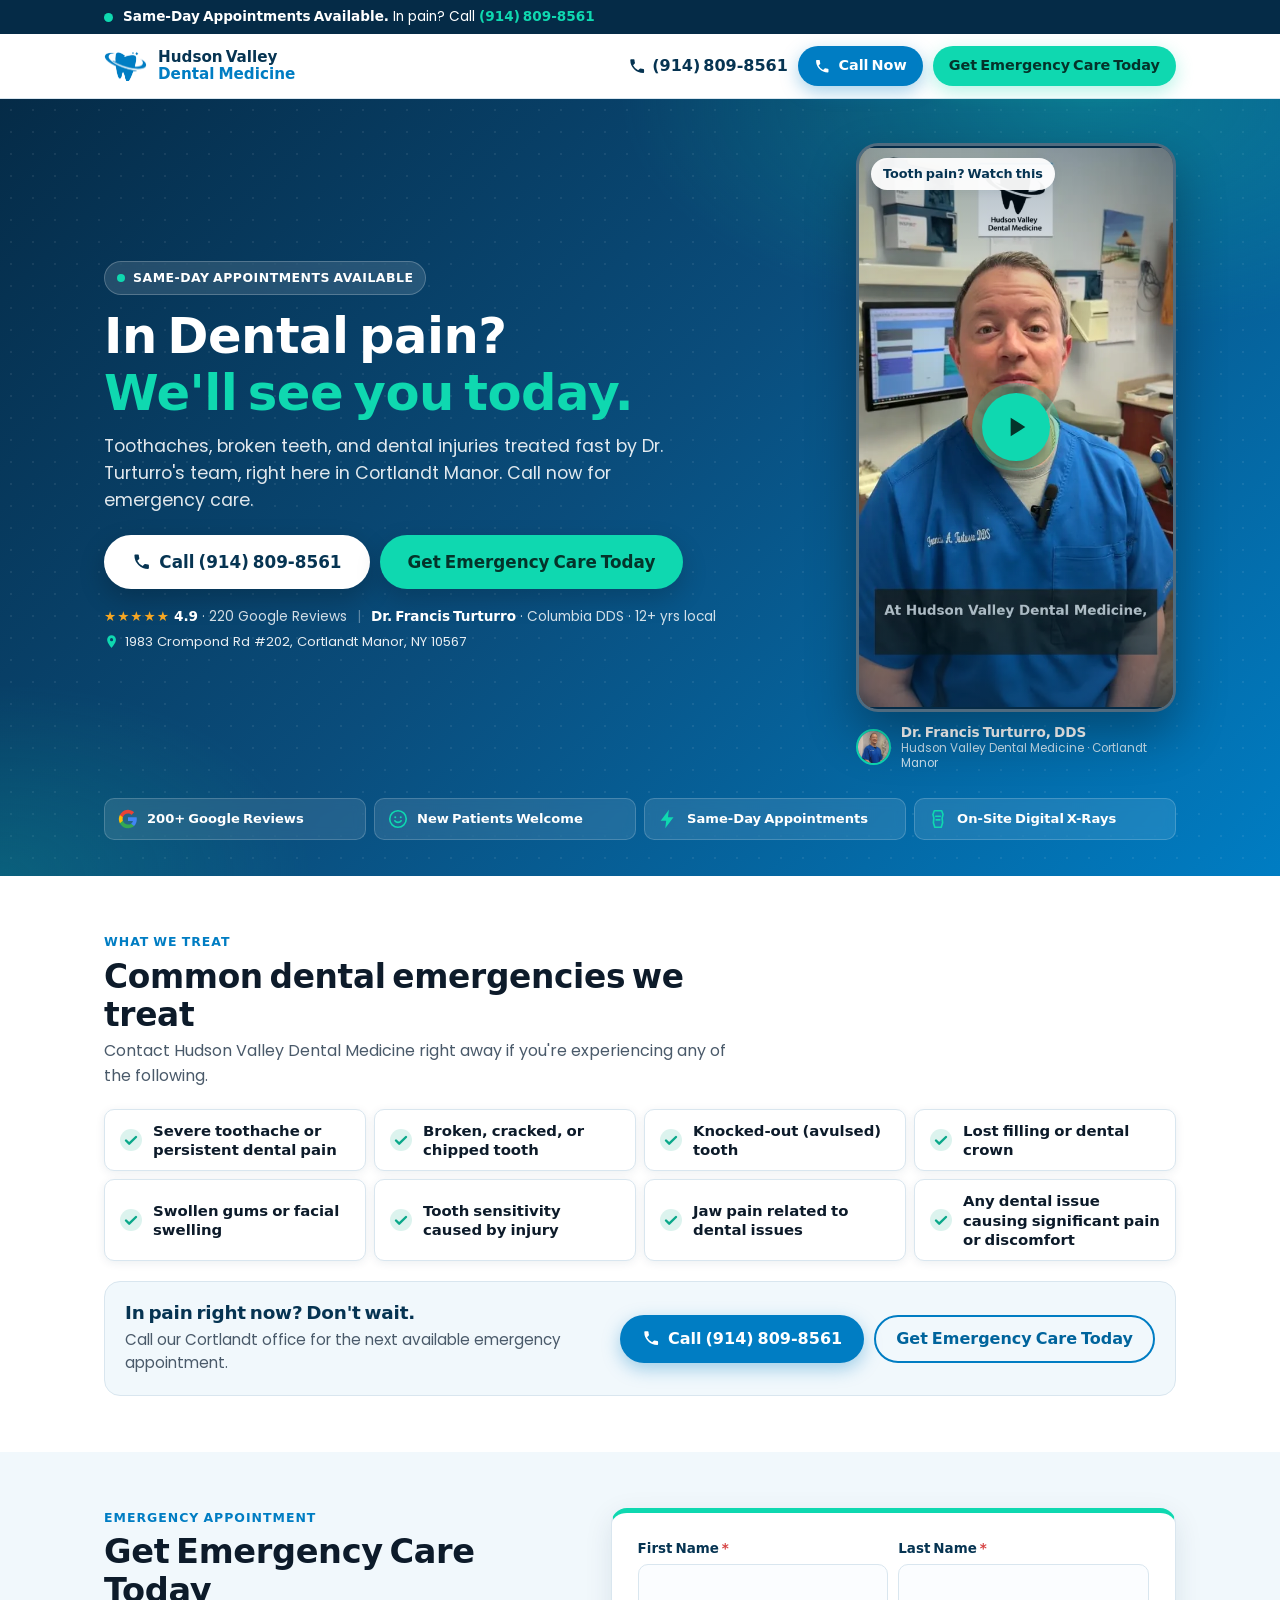
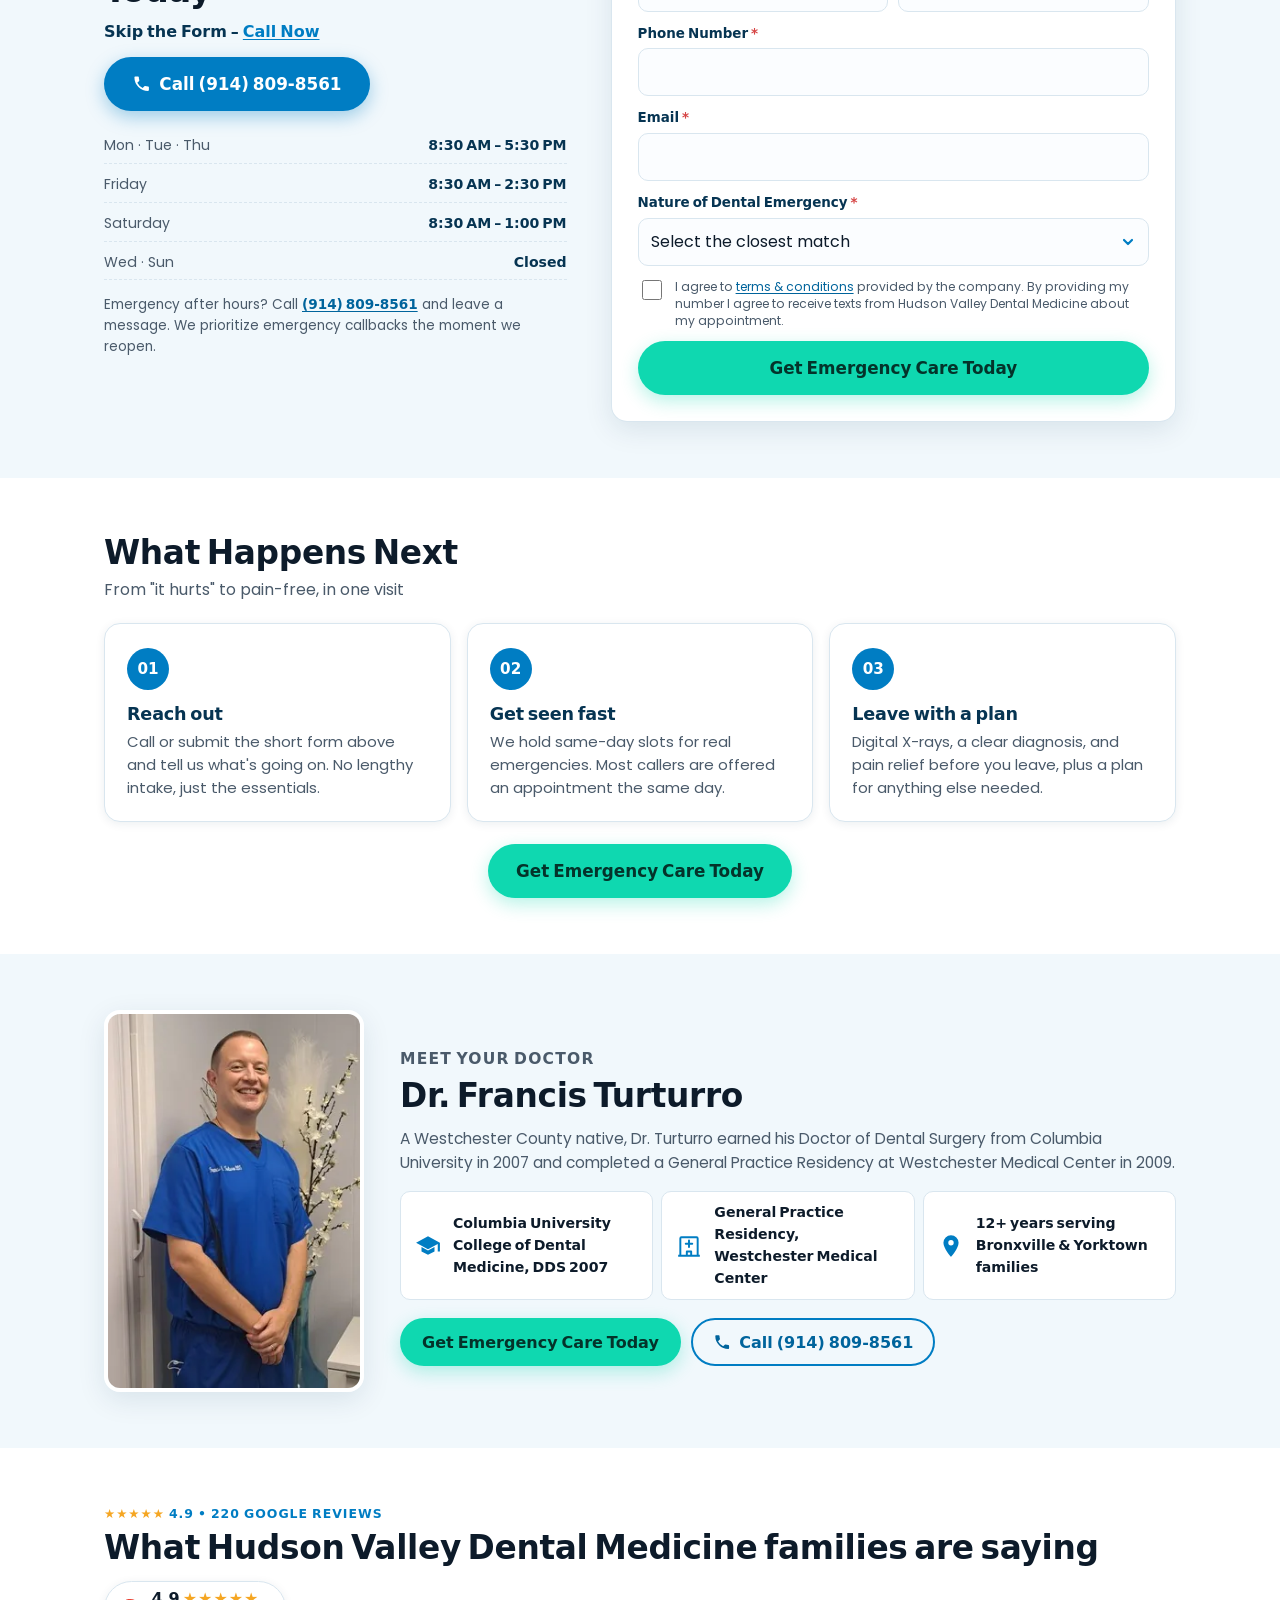
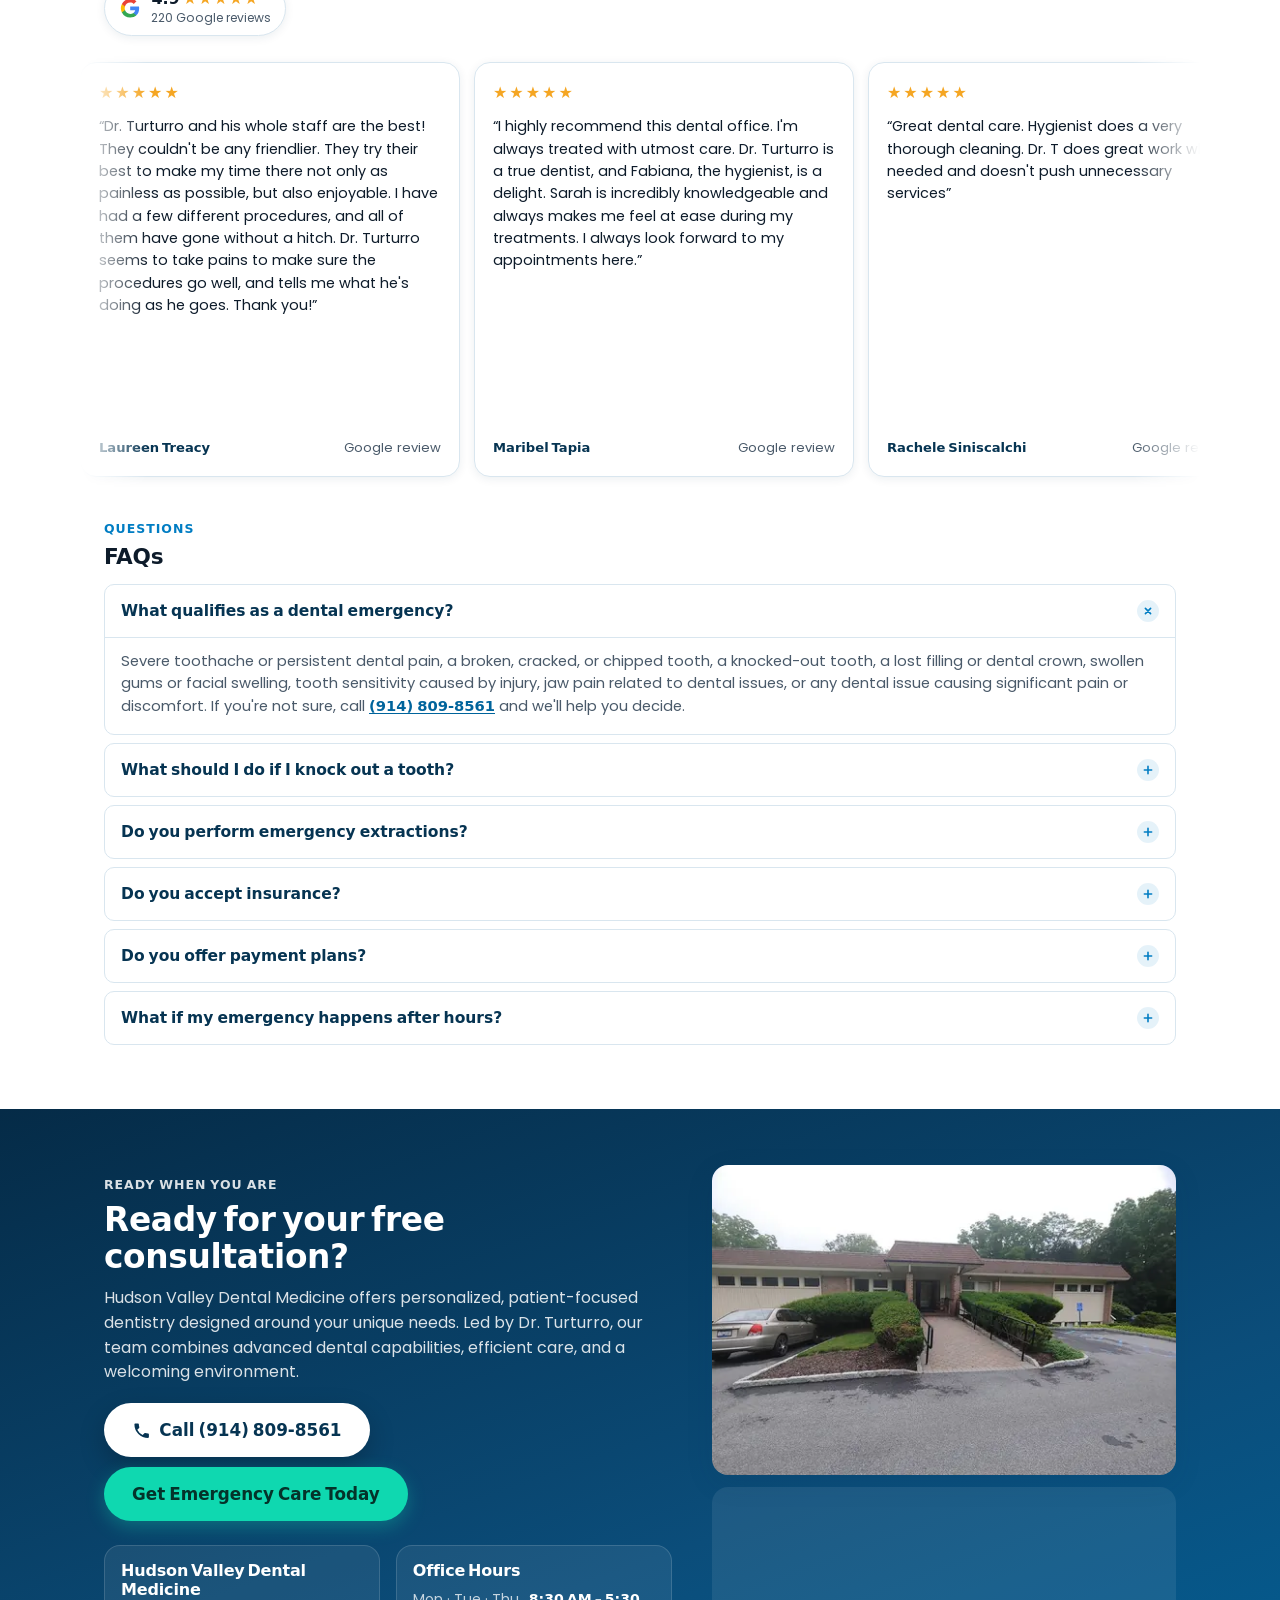
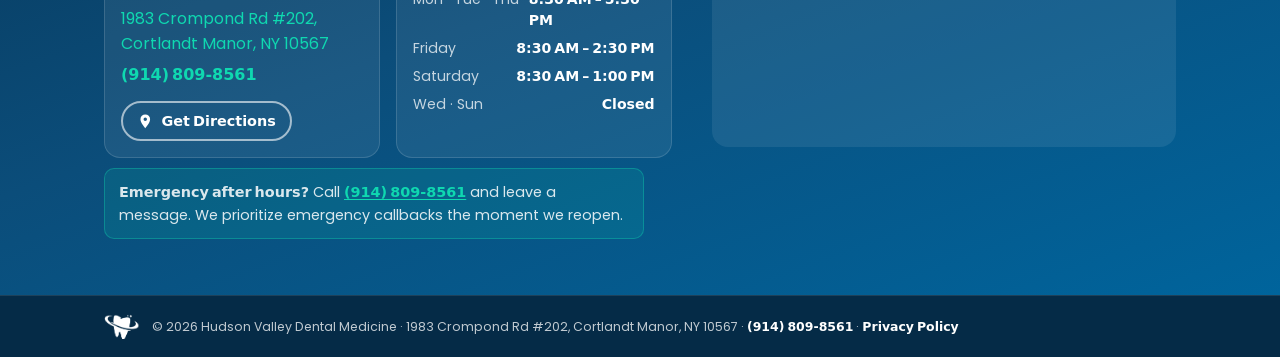
<file: index.html>
<!doctype html>
<html lang="en">
<head>
  <meta charset="utf-8">
  <meta name="viewport" content="width=device-width, initial-scale=1, viewport-fit=cover">
  <title>Emergency Dentist in Cortlandt Manor, NY | Hudson Valley Dental Medicine</title>
  <meta name="description" content="In dental pain? We'll see you today. Toothaches, broken teeth and dental injuries treated fast by Dr. Turturro's team in Cortlandt Manor, NY. Call (914) 809-8561.">
  <meta name="robots" content="noindex, nofollow">
  <meta name="theme-color" content="#052b47">
  <link rel="icon" href="assets/img/favicon-32.png" sizes="32x32" type="image/png">
  <link rel="apple-touch-icon" href="assets/img/apple-touch-icon.png">
  <link rel="canonical" href="https://smilehub.hudsonvalleydentalmedicine.com/emergency-treatment">

  <!-- Self-hosted brand font (Poppins) – preload only the weights used above the fold -->
  <link rel="preload" href="assets/fonts/poppins-700.woff2" as="font" type="font/woff2" crossorigin>
  <link rel="preload" href="assets/fonts/poppins-400.woff2" as="font" type="font/woff2" crossorigin>
  <link rel="preload" href="assets/img/video-poster-540.webp" as="image" type="image/webp">
  <link rel="stylesheet" href="css/styles.css?v=6">

  <!-- ==========================================================================
       TRACKING (slot) – no tracking code existed in this repository.
       Paste the practice's existing Google Tag Manager container here so
       Google Ads conversions, GA4, Meta Pixel and call tracking keep working.
       The page pushes these dataLayer events for GTM triggers:
         phone_click   { link_location }   – any tel: link
         form_start    { form_id }         – first interaction with the form
         form_submit   { form_id }         – successful submission
         cta_click     { cta_text }        – appointment CTAs
         video_play    {}                  – "Tooth pain? Watch this"
       ========================================================================== -->
  <script>window.dataLayer = window.dataLayer || [];</script>
  <!--
  <script>(function(w,d,s,l,i){w[l]=w[l]||[];w[l].push({'gtm.start':new Date().getTime(),event:'gtm.js'});var f=d.getElementsByTagName(s)[0],j=d.createElement(s),dl=l!='dataLayer'?'&l='+l:'';j.async=true;j.src='https://www.googletagmanager.com/gtm.js?id='+i+dl;f.parentNode.insertBefore(j,f);})(window,document,'script','dataLayer','GTM-XXXXXXX');</script>
  -->

  <script type="application/ld+json">
  {
    "@context": "https://schema.org",
    "@type": "Dentist",
    "name": "Hudson Valley Dental Medicine",
    "telephone": "+1-914-809-8561",
    "image": "assets/img/office-800.jpg",
    "address": {
      "@type": "PostalAddress",
      "streetAddress": "1983 Crompond Rd #202",
      "addressLocality": "Cortlandt Manor",
      "addressRegion": "NY",
      "postalCode": "10567",
      "addressCountry": "US"
    },
    "geo": { "@type": "GeoCoordinates", "latitude": 41.2908328, "longitude": -73.8955053 },
    "hasMap": "https://www.google.com/maps/place/Hudson+Valley+Dental+Medicine/@41.2931421,-73.9005739,15z/data=!4m15!1m8!3m7!1s0x89c2c8fdd293630d:0xb6c736b6917f3197!2s1983+Crompond+Rd+%23202,+Cortlandt+Manor,+NY+10567!3b1!8m2!3d41.2908855!4d-73.8954674!16s%2Fg%2F11n09br_s7!3m5!1s0x89c2c8fddb8f38bb:0xedd92132710c267a!8m2!3d41.2908328!4d-73.8955053!16s%2Fg%2F1tfr1c0s",
    "openingHoursSpecification": [
      { "@type": "OpeningHoursSpecification", "dayOfWeek": ["Monday","Tuesday","Thursday"], "opens": "08:30", "closes": "17:30" },
      { "@type": "OpeningHoursSpecification", "dayOfWeek": "Friday", "opens": "08:30", "closes": "14:30" },
      { "@type": "OpeningHoursSpecification", "dayOfWeek": "Saturday", "opens": "08:30", "closes": "13:00" }
    ],
    "employee": { "@type": "Person", "name": "Dr. Francis Turturro, DDS", "jobTitle": "Dentist" }
  }
  </script>
</head>
<body>
  <!-- GTM noscript slot:
  <noscript><iframe src="https://www.googletagmanager.com/ns.html?id=GTM-XXXXXXX" height="0" width="0" style="display:none;visibility:hidden"></iframe></noscript>
  -->
  <a class="skip-link" href="#emergency-form">Skip to emergency appointment form</a>

  <!-- ===================== 0. STATUS BAR + HEADER ===================== -->
  <div class="status-bar" role="status">
    <div class="container status-bar__inner">
      <span class="status-bar__dot" aria-hidden="true"></span>
      <span><strong>Same-Day Appointments Available.</strong> In pain? Call <a href="tel:9148098561" data-track="phone" data-location="status-bar">(914) 809-8561</a></span>
    </div>
  </div>

  <header class="header">
    <div class="container header__inner">
      <a class="brand" href="#top" aria-label="Hudson Valley Dental Medicine – home">
        <img class="brand__mark" src="assets/img/mark-blue.png" width="44" height="31" alt="" fetchpriority="high">
        <span class="brand__name">Hudson Valley<br><span>Dental Medicine</span></span>
      </a>
      <div class="header__actions">
        <a class="header__phone" href="tel:9148098561" data-track="phone" data-location="header">
          <svg class="icon" aria-hidden="true" viewBox="0 0 24 24"><use href="#i-phone"/></svg>
          <span>(914) 809-8561</span>
        </a>
        <a class="btn btn--primary btn--sm" href="tel:9148098561" data-track="phone" data-location="header-cta">
          <svg class="icon" aria-hidden="true" viewBox="0 0 24 24"><use href="#i-phone"/></svg>Call Now
        </a>
        <a class="btn btn--accent btn--sm hide-mobile" href="#emergency-form" data-track="cta">Get Emergency Care Today</a>
      </div>
    </div>
  </header>

  <main id="top">
    <!-- ===================== 1. HERO ===================== -->
    <section class="hero" aria-labelledby="hero-title">
      <div class="container hero__grid">
        <div class="hero__copy">
          <p class="eyebrow"><span class="eyebrow__pulse" aria-hidden="true"></span>Same-Day Appointments Available</p>
          <h1 id="hero-title">In Dental pain? <span class="text-accent">We'll see you today.</span></h1>
          <p class="hero__lead">Toothaches, broken teeth, and dental injuries treated fast by Dr. Turturro's team, right here in Cortlandt Manor. Call now for emergency care.</p>

          <div class="hero__cta">
            <a class="btn btn--light btn--lg" href="tel:9148098561" data-track="phone" data-location="hero">
              <svg class="icon" aria-hidden="true" viewBox="0 0 24 24"><use href="#i-phone"/></svg>Call (914) 809-8561
            </a>
            <a class="btn btn--accent btn--lg" href="#emergency-form" data-track="cta">Get Emergency Care Today</a>
          </div>

          <p class="hero__trustline">
            <span><span class="stars" aria-hidden="true">★★★★★</span> <strong>4.9</strong> · 220 Google Reviews</span>
            <span class="hero__sep" aria-hidden="true">|</span>
            <span><strong>Dr. Francis Turturro</strong> · Columbia DDS · 12+ yrs local</span>
          </p>
          <p class="hero__address">
            <svg class="icon" aria-hidden="true" viewBox="0 0 24 24"><use href="#i-pin"/></svg>
            <a href="https://www.google.com/maps/place/Hudson+Valley+Dental+Medicine/@41.2931421,-73.9005739,15z/data=!4m15!1m8!3m7!1s0x89c2c8fdd293630d:0xb6c736b6917f3197!2s1983+Crompond+Rd+%23202,+Cortlandt+Manor,+NY+10567!3b1!8m2!3d41.2908855!4d-73.8954674!16s%2Fg%2F11n09br_s7!3m5!1s0x89c2c8fddb8f38bb:0xedd92132710c267a!8m2!3d41.2908328!4d-73.8955053!16s%2Fg%2F1tfr1c0s" target="_blank" rel="noopener">1983 Crompond Rd #202, Cortlandt Manor, NY 10567</a>
          </p>
        </div>

        <div class="hero__video" id="videoBox">
          <button class="hero__video-play" type="button" id="videoPlay" aria-label="Play video: Tooth pain? Watch this">
            <picture>
              <source srcset="assets/img/video-poster-540.webp" type="image/webp">
              <img src="assets/img/video-poster-540.jpg" width="540" height="960" alt="Dr. Francis Turturro, DDS, in a treatment room at Hudson Valley Dental Medicine" fetchpriority="high" decoding="async">
            </picture>
            <span class="hero__video-label">Tooth pain? Watch this</span>
            <span class="hero__video-icon" aria-hidden="true"><svg viewBox="0 0 24 24"><path fill="currentColor" d="M8 5v14l11-7z"/></svg></span>
          </button>
          <video class="hero__video-el" id="videoEl" playsinline controls preload="none" poster="assets/img/video-poster-540.jpg" width="540" height="960" hidden>
            <source src="assets/video/tooth-pain-540.mp4" type="video/mp4">
          </video>
          <p class="hero__video-caption">
            <picture>
              <source srcset="assets/img/dr-turturro-avatar-160.webp" type="image/webp">
              <img src="assets/img/dr-turturro-avatar-160.jpg" width="36" height="36" alt="" loading="lazy" decoding="async">
            </picture>
            <span><strong>Dr. Francis Turturro, DDS</strong>Hudson Valley Dental Medicine · Cortlandt Manor</span>
          </p>
        </div>
      </div>

      <ul class="container badges" aria-label="Why patients choose us">
        <li><svg class="icon icon--g" aria-hidden="true" viewBox="0 0 24 24"><use href="#i-google"/></svg>200+ Google Reviews</li>
        <li><svg class="icon" aria-hidden="true" viewBox="0 0 24 24"><use href="#i-smile"/></svg>New Patients Welcome</li>
        <li><svg class="icon" aria-hidden="true" viewBox="0 0 24 24"><use href="#i-bolt"/></svg>Same-Day Appointments</li>
        <li><svg class="icon" aria-hidden="true" viewBox="0 0 24 24"><use href="#i-xray"/></svg>On-Site Digital X-Rays</li>
      </ul>
    </section>

    <!-- ===================== 2. WHAT WE TREAT ===================== -->
    <section class="section" aria-labelledby="treat-title">
      <div class="container">
        <div class="section__head">
          <p class="kicker">What we treat</p>
          <h2 id="treat-title">Common dental emergencies we treat</h2>
          <p>Contact Hudson Valley Dental Medicine right away if you're experiencing any of the following.</p>
        </div>
        <ul class="treat-grid">
          <li><svg class="icon" aria-hidden="true" viewBox="0 0 24 24"><use href="#i-check"/></svg>Severe toothache or persistent dental pain</li>
          <li><svg class="icon" aria-hidden="true" viewBox="0 0 24 24"><use href="#i-check"/></svg>Broken, cracked, or chipped tooth</li>
          <li><svg class="icon" aria-hidden="true" viewBox="0 0 24 24"><use href="#i-check"/></svg>Knocked-out (avulsed) tooth</li>
          <li><svg class="icon" aria-hidden="true" viewBox="0 0 24 24"><use href="#i-check"/></svg>Lost filling or dental crown</li>
          <li><svg class="icon" aria-hidden="true" viewBox="0 0 24 24"><use href="#i-check"/></svg>Swollen gums or facial swelling</li>
          <li><svg class="icon" aria-hidden="true" viewBox="0 0 24 24"><use href="#i-check"/></svg>Tooth sensitivity caused by injury</li>
          <li><svg class="icon" aria-hidden="true" viewBox="0 0 24 24"><use href="#i-check"/></svg>Jaw pain related to dental issues</li>
          <li><svg class="icon" aria-hidden="true" viewBox="0 0 24 24"><use href="#i-check"/></svg>Any dental issue causing significant pain or discomfort</li>
        </ul>
        <div class="urgency-card">
          <div>
            <h3>In pain right now? Don't wait.</h3>
            <p>Call our Cortlandt office for the next available emergency appointment.</p>
          </div>
          <div class="urgency-card__cta">
            <a class="btn btn--primary" href="tel:9148098561" data-track="phone" data-location="treat"><svg class="icon" aria-hidden="true" viewBox="0 0 24 24"><use href="#i-phone"/></svg>Call (914) 809-8561</a>
            <a class="btn btn--ghost" href="#emergency-form" data-track="cta">Get Emergency Care Today</a>
          </div>
        </div>
      </div>
    </section>

    <!-- ===================== 3. EMERGENCY APPOINTMENT FORM ===================== -->
    <section class="section section--tint form-section" id="emergency-form" aria-labelledby="form-title">
      <div class="container form-section__grid">
        <div class="form-section__copy">
          <p class="kicker">Emergency appointment</p>
          <h2 id="form-title">Get Emergency Care Today</h2>
          <p class="form-section__skip">Skip the Form – <a href="tel:9148098561" data-track="phone" data-location="form-skip">Call Now</a></p>
          <a class="btn btn--primary btn--lg" href="tel:9148098561" data-track="phone" data-location="form-section"><svg class="icon" aria-hidden="true" viewBox="0 0 24 24"><use href="#i-phone"/></svg>Call (914) 809-8561</a>
          <dl class="mini-hours">
            <div><dt>Mon · Tue · Thu</dt><dd>8:30 AM – 5:30 PM</dd></div>
            <div><dt>Friday</dt><dd>8:30 AM – 2:30 PM</dd></div>
            <div><dt>Saturday</dt><dd>8:30 AM – 1:00 PM</dd></div>
            <div><dt>Wed · Sun</dt><dd>Closed</dd></div>
          </dl>
          <p class="form-section__afterhours">Emergency after hours? Call <a href="tel:9148098561" data-track="phone" data-location="form-afterhours">(914) 809-8561</a> and leave a message. We prioritize emergency callbacks the moment we reopen.</p>
        </div>

        <!-- INTEGRATION: set data-endpoint to the practice's LeadConnector / GHL inbound
             webhook (or any POST endpoint). See README.md. Fields match the existing form:
             First Name, Last Name, Phone Number, Email, Nature of Dental Emergency. -->
        <div class="form-card">
          <form class="form" id="emergencyForm" method="post" action="#" data-endpoint="" novalidate>
            <div class="form__row">
              <div class="field">
                <label for="first_name">First Name <span class="req" aria-hidden="true">*</span></label>
                <input id="first_name" name="first_name" type="text" autocomplete="given-name" required>
              </div>
              <div class="field">
                <label for="last_name">Last Name <span class="req" aria-hidden="true">*</span></label>
                <input id="last_name" name="last_name" type="text" autocomplete="family-name" required>
              </div>
            </div>
            <div class="field">
              <label for="phone">Phone Number <span class="req" aria-hidden="true">*</span></label>
              <input id="phone" name="phone" type="tel" inputmode="tel" autocomplete="tel" required>
            </div>
            <div class="field">
              <label for="email">Email <span class="req" aria-hidden="true">*</span></label>
              <input id="email" name="email" type="email" inputmode="email" autocomplete="email" required>
            </div>
            <div class="field">
              <label for="emergency">Nature of Dental Emergency <span class="req" aria-hidden="true">*</span></label>
              <select id="emergency" name="nature_of_emergency" required>
                <option value="" selected disabled>Select the closest match</option>
                <option>Severe toothache or persistent dental pain</option>
                <option>Broken, cracked, or chipped tooth</option>
                <option>Knocked-out (avulsed) tooth</option>
                <option>Lost filling or dental crown</option>
                <option>Swollen gums or facial swelling</option>
                <option>Tooth sensitivity caused by injury</option>
                <option>Jaw pain related to dental issues</option>
                <option>Any dental issue causing significant pain or discomfort</option>
              </select>
            </div>
            <div class="field field--check">
              <input id="consent" name="consent" type="checkbox" value="yes" required>
              <label for="consent">I agree to <a href="https://hudsonvalleydentalmedicine.com/privacy-policy/" target="_blank" rel="noopener">terms &amp; conditions</a> provided by the company. By providing my number I agree to receive texts from Hudson Valley Dental Medicine about my appointment.</label>
            </div>
            <input type="text" name="website" class="hp" tabindex="-1" autocomplete="off" aria-hidden="true">
            <button class="btn btn--accent btn--lg btn--block" type="submit">Get Emergency Care Today</button>
            <p class="form__status" role="status" aria-live="polite"></p>
          </form>
        </div>
      </div>
    </section>

    <!-- ===================== 4. WHAT HAPPENS NEXT ===================== -->
    <section class="section" aria-labelledby="steps-title">
      <div class="container">
        <div class="section__head">
          <h2 id="steps-title">What Happens Next</h2>
          <p>From "it hurts" to pain-free, in one visit</p>
        </div>
        <ol class="steps">
          <li class="step">
            <span class="step__num">01</span>
            <h3>Reach out</h3>
            <p>Call or submit the short form above and tell us what's going on. No lengthy intake, just the essentials.</p>
          </li>
          <li class="step">
            <span class="step__num">02</span>
            <h3>Get seen fast</h3>
            <p>We hold same-day slots for real emergencies. Most callers are offered an appointment the same day.</p>
          </li>
          <li class="step">
            <span class="step__num">03</span>
            <h3>Leave with a plan</h3>
            <p>Digital X-rays, a clear diagnosis, and pain relief before you leave, plus a plan for anything else needed.</p>
          </li>
        </ol>
        <div class="center">
          <a class="btn btn--accent btn--lg" href="#emergency-form" data-track="cta">Get Emergency Care Today</a>
        </div>
      </div>
    </section>

    <!-- ===================== 5. MEET YOUR DOCTOR + VIDEO ===================== -->
    <section class="section section--tint" aria-labelledby="doctor-title">
      <div class="container doctor">
        <figure class="doctor__photo">
          <picture>
            <source srcset="assets/img/dr-turturro-275.webp" type="image/webp">
            <img src="assets/img/dr-turturro-275.jpg" width="275" height="408" alt="Dr. Francis Turturro, DDS, smiling in blue scrubs at Hudson Valley Dental Medicine" loading="lazy" decoding="async">
          </picture>
        </figure>
        <div class="doctor__body">
          <p class="kicker">Meet your doctor</p>
          <h2 id="doctor-title">Dr. Francis Turturro</h2>
          <p>A Westchester County native, Dr. Turturro earned his Doctor of Dental Surgery from Columbia University in 2007 and completed a General Practice Residency at Westchester Medical Center in 2009.</p>
          <ul class="creds">
            <li><svg class="icon" aria-hidden="true" viewBox="0 0 24 24"><use href="#i-grad"/></svg><span>Columbia University College of Dental Medicine, DDS 2007</span></li>
            <li><svg class="icon" aria-hidden="true" viewBox="0 0 24 24"><use href="#i-hospital"/></svg><span>General Practice Residency, Westchester Medical Center</span></li>
            <li><svg class="icon" aria-hidden="true" viewBox="0 0 24 24"><use href="#i-pin"/></svg><span>12+ years serving Bronxville &amp; Yorktown families</span></li>
          </ul>
          <div class="doctor__cta">
            <a class="btn btn--accent" href="#emergency-form" data-track="cta">Get Emergency Care Today</a>
            <a class="btn btn--ghost" href="tel:9148098561" data-track="phone" data-location="doctor"><svg class="icon" aria-hidden="true" viewBox="0 0 24 24"><use href="#i-phone"/></svg>Call (914) 809-8561</a>
          </div>
        </div>

      </div>
    </section>

    <!-- ===================== 6. REVIEWS + FAQ ===================== -->
    <section class="section" aria-labelledby="reviews-title">
      <div class="container">
        <div class="section__head section__head--row">
          <div>
            <p class="kicker"><span class="stars" aria-hidden="true">★★★★★</span> 4.9 • 220 Google Reviews</p>
            <h2 id="reviews-title">What Hudson Valley Dental Medicine families are saying</h2>
          </div>
          <a class="google-badge" href="https://www.google.com/maps/place/Hudson+Valley+Dental+Medicine/@41.2931421,-73.9005739,15z/data=!4m15!1m8!3m7!1s0x89c2c8fdd293630d:0xb6c736b6917f3197!2s1983+Crompond+Rd+%23202,+Cortlandt+Manor,+NY+10567!3b1!8m2!3d41.2908855!4d-73.8954674!16s%2Fg%2F11n09br_s7!3m5!1s0x89c2c8fddb8f38bb:0xedd92132710c267a!8m2!3d41.2908328!4d-73.8955053!16s%2Fg%2F1tfr1c0s" target="_blank" rel="noopener">
            <svg class="icon icon--g" aria-hidden="true" viewBox="0 0 24 24"><use href="#i-google"/></svg>
            <span><strong>4.9 <span class="stars" aria-hidden="true">★★★★★</span></strong><small>220 Google reviews</small></span>
          </a>
        </div>

        <!-- Real Google reviews supplied by the client (verbatim), shown as a slow continuous ticker. -->
        <div class="ticker" id="reviewTicker" aria-label="Google reviews from patients">
        <ul class="reviews ticker__track" id="reviews">
          <li class="review">
            <div class="review__stars" aria-label="5 out of 5 stars">★★★★★</div>
            <p>“Dr. Turturro and his whole staff are the best! They couldn't be any friendlier. They try their best to make my time there not only as painless as possible, but also enjoyable. I have had a few different procedures, and all of them have gone without a hitch. Dr. Turturro seems to take pains to make sure the procedures go well, and tells me what he's doing as he goes. Thank you!”</p>
            <footer><strong>Laureen Treacy</strong><span>Google review</span></footer>
          </li>
          <li class="review">
            <div class="review__stars" aria-label="5 out of 5 stars">★★★★★</div>
            <p>“I highly recommend this dental office. I'm always treated with utmost care. Dr. Turturro is a true dentist, and Fabiana, the hygienist, is a delight. Sarah is incredibly knowledgeable and always makes me feel at ease during my treatments. I always look forward to my appointments here.”</p>
            <footer><strong>Maribel Tapia</strong><span>Google review</span></footer>
          </li>
          <li class="review">
            <div class="review__stars" aria-label="5 out of 5 stars">★★★★★</div>
            <p>“Great dental care. Hygienist does a very thorough cleaning. Dr. T does great work when needed and doesn't push unnecessary services”</p>
            <footer><strong>Rachele Siniscalchi</strong><span>Google review</span></footer>
          </li>
          <li class="review">
            <div class="review__stars" aria-label="5 out of 5 stars">★★★★★</div>
            <p>“The entire experience of Hudson Valley Dental Medicine is stellar. The front desk with Sarah is the first indication that you are dealing with real, caring people. Sarah is knowledgable and personable nd always accommodating. Fabiana is an excellent hygienist and also very friendly. Dr. Turturro is a quieting yet commanding presence. He knows what you need and completes his work in a comfortable manner. Adrianna, Dr. Turturro's dental assistant, is also a competent presence and very engaging in her pleasant demeanor. All in all Hudson Valley Dental Medicine has what you need, want in a dentist's office!”</p>
            <footer><strong>Mike Cartolano</strong><span>Google review</span></footer>
          </li>
          <li class="review">
            <div class="review__stars" aria-label="5 out of 5 stars">★★★★★</div>
            <p>“Always a great visit to Hudson Valley Dental Fabianna a great hygienist with great suggestions. Dr Tuturro is a great Dentist calm and relaxing demeanor and transparent Assistant Adriana is helpful and pleasant. And Sarah is great receptionist. makes going to dentist less painful. Highly recommended”</p>
            <footer><strong>Jeff Silver</strong><span>Google review</span></footer>
          </li>
          <li class="review">
            <div class="review__stars" aria-label="5 out of 5 stars">★★★★★</div>
            <p>“We had such a great experience with Dr Turturro and our hygienist Fabiana. They were both professional, gentle, and made me and my 2 girl's feel completely at ease. The entire staff was incredibly friendly and welcoming from start to finish. I wish I remembered the name of the woman who took our X-rays-she was so kind and sweet and really made the experience stress-free. Changing our provider and bringing our whole family here was absolutely the right decision. We couldn't be happier!”</p>
            <footer><strong>Anitha</strong><span>Google review</span></footer>
          </li>
        </ul>
        </div>

        <div class="faq" aria-labelledby="faq-title">
          <p class="kicker">Questions</p>
          <h2 id="faq-title" class="faq__title">FAQs</h2>
          <!-- CONTENT: questions match the source page; answers marked [[…]] still need the source wording. -->
          <details class="faq__item" open>
            <summary>What qualifies as a dental emergency?</summary>
            <div class="faq__body"><p>Severe toothache or persistent dental pain, a broken, cracked, or chipped tooth, a knocked-out tooth, a lost filling or dental crown, swollen gums or facial swelling, tooth sensitivity caused by injury, jaw pain related to dental issues, or any dental issue causing significant pain or discomfort. If you're not sure, call <a href="tel:9148098561" data-track="phone" data-location="faq">(914) 809-8561</a> and we'll help you decide.</p></div>
          </details>
          <details class="faq__item">
            <summary>What should I do if I knock out a tooth?</summary>
            <div class="faq__body"><p>[[Approved answer from the source landing page.]] Call us right away at <a href="tel:9148098561" data-track="phone" data-location="faq">(914) 809-8561</a>.</p></div>
          </details>
          <details class="faq__item">
            <summary>Do you perform emergency extractions?</summary>
            <div class="faq__body"><p>[[Approved answer from the source landing page.]]</p></div>
          </details>
          <details class="faq__item">
            <summary>Do you accept insurance?</summary>
            <div class="faq__body"><p>[[Approved answer from the source landing page.]]</p></div>
          </details>
          <details class="faq__item">
            <summary>Do you offer payment plans?</summary>
            <div class="faq__body"><p>[[Approved answer from the source landing page.]]</p></div>
          </details>
          <details class="faq__item">
            <summary>What if my emergency happens after hours?</summary>
            <div class="faq__body"><p>Emergency after hours? Call <a href="tel:9148098561" data-track="phone" data-location="faq">(914) 809-8561</a> and leave a message. We prioritize emergency callbacks the moment we reopen.</p></div>
          </details>
        </div>
      </div>
    </section>

    <!-- ===================== 7. FINAL CTA + LOCATION ===================== -->
    <section class="section section--dark" id="location" aria-labelledby="final-title">
      <div class="container final">
        <div class="final__copy">
          <p class="kicker kicker--light">Ready when you are</p>
          <h2 id="final-title">Ready for your free consultation?</h2>
          <p>Hudson Valley Dental Medicine offers personalized, patient-focused dentistry designed around your unique needs. Led by Dr. Turturro, our team combines advanced dental capabilities, efficient care, and a welcoming environment.</p>
          <div class="final__cta">
            <a class="btn btn--light btn--lg" href="tel:9148098561" data-track="phone" data-location="final"><svg class="icon" aria-hidden="true" viewBox="0 0 24 24"><use href="#i-phone"/></svg>Call (914) 809-8561</a>
            <a class="btn btn--accent btn--lg" href="#emergency-form" data-track="cta">Get Emergency Care Today</a>
          </div>

          <div class="final__details">
            <address class="detail">
              <h3>Hudson Valley Dental Medicine</h3>
              <p><a href="https://www.google.com/maps/place/Hudson+Valley+Dental+Medicine/@41.2931421,-73.9005739,15z/data=!4m15!1m8!3m7!1s0x89c2c8fdd293630d:0xb6c736b6917f3197!2s1983+Crompond+Rd+%23202,+Cortlandt+Manor,+NY+10567!3b1!8m2!3d41.2908855!4d-73.8954674!16s%2Fg%2F11n09br_s7!3m5!1s0x89c2c8fddb8f38bb:0xedd92132710c267a!8m2!3d41.2908328!4d-73.8955053!16s%2Fg%2F1tfr1c0s" target="_blank" rel="noopener" class="detail__addr">1983 Crompond Rd #202,<br>Cortlandt Manor, NY 10567</a></p>
              <p><a href="tel:9148098561" data-track="phone" data-location="final-address">(914) 809-8561</a></p>
              <a class="btn btn--ghost btn--light-outline btn--sm" href="https://www.google.com/maps/dir//Hudson+Valley+Dental+Medicine,+1983+Crompond+Rd+%23202,+Cortlandt+Manor,+NY+10567,+United+States/@41.2931421,-73.9005739,15z/data=!4m16!1m7!3m6!1s0x89c2c8fddb8f38bb:0xedd92132710c267a!2sHudson+Valley+Dental+Medicine!8m2!3d41.2908328!4d-73.8955053!16s%2Fg%2F1tfr1c0s!4m7!1m0!1m5!1m1!1s0x89c2c8fddb8f38bb:0xedd92132710c267a!2m2!1d-73.8955053!2d41.2908328" target="_blank" rel="noopener" data-track="directions">
                <svg class="icon" aria-hidden="true" viewBox="0 0 24 24"><use href="#i-pin"/></svg>Get Directions
              </a>
            </address>
            <div class="detail">
              <h3>Office Hours</h3>
              <dl class="hours">
                <div><dt>Mon · Tue · Thu</dt><dd>8:30 AM – 5:30 PM</dd></div>
                <div><dt>Friday</dt><dd>8:30 AM – 2:30 PM</dd></div>
                <div><dt>Saturday</dt><dd>8:30 AM – 1:00 PM</dd></div>
                <div><dt>Wed · Sun</dt><dd>Closed</dd></div>
              </dl>
            </div>
          </div>
          <p class="final__afterhours"><strong>Emergency after hours?</strong> Call <a href="tel:9148098561" data-track="phone" data-location="final-afterhours">(914) 809-8561</a> and leave a message. We prioritize emergency callbacks the moment we reopen.</p>
        </div>

        <div class="final__map">
          <picture class="final__photo">
            <source type="image/webp" srcset="assets/img/office-480.webp 480w, assets/img/office-800.webp 800w" sizes="(min-width: 960px) 420px, 100vw">
            <img src="assets/img/office-800.jpg" srcset="assets/img/office-480.jpg 480w, assets/img/office-800.jpg 800w" sizes="(min-width: 960px) 420px, 100vw" width="800" height="533" alt="Entrance to the Hudson Valley Dental Medicine office building at 1983 Crompond Rd, Cortlandt Manor" loading="lazy" decoding="async">
          </picture>
          <iframe class="map" title="Map to Hudson Valley Dental Medicine, 1983 Crompond Rd #202, Cortlandt Manor, NY 10567" loading="lazy" referrerpolicy="no-referrer-when-downgrade" allowfullscreen src="https://www.google.com/maps?q=Hudson+Valley+Dental+Medicine%2C+1983+Crompond+Rd+%23202%2C+Cortlandt+Manor%2C+NY+10567&amp;z=15&amp;output=embed"></iframe>
        </div>
      </div>
    </section>
  </main>

  <footer class="footer">
    <div class="container footer__inner">
      <img src="assets/img/mark-white.png" width="36" height="25" alt="" loading="lazy">
      <p>© <span id="year">2026</span> Hudson Valley Dental Medicine · 1983 Crompond Rd #202, Cortlandt Manor, NY 10567 · <a href="tel:9148098561" data-track="phone" data-location="footer">(914) 809-8561</a> · <a href="https://hudsonvalleydentalmedicine.com/privacy-policy/" target="_blank" rel="noopener">Privacy Policy</a></p>
    </div>
  </footer>

  <!-- ===================== MOBILE STICKY EMERGENCY CTA ===================== -->
  <div class="sticky-cta" id="stickyCta" aria-label="Emergency contact options">
    <a class="btn btn--primary" href="tel:9148098561" data-track="phone" data-location="sticky">
      <svg class="icon" aria-hidden="true" viewBox="0 0 24 24"><use href="#i-phone"/></svg>Call Now
    </a>
    <a class="btn btn--accent" href="#emergency-form" data-track="cta">Emergency Appointment</a>
  </div>

  <!-- Inline icon sprite (no icon library) -->
  <svg xmlns="http://www.w3.org/2000/svg" style="display:none" aria-hidden="true">
    <symbol id="i-phone" viewBox="0 0 24 24"><path fill="currentColor" d="M6.6 10.8a15.1 15.1 0 0 0 6.6 6.6l2.2-2.2a1 1 0 0 1 1-.25c1.1.37 2.3.57 3.6.57a1 1 0 0 1 1 1V20a1 1 0 0 1-1 1A17 17 0 0 1 3 4a1 1 0 0 1 1-1h3.5a1 1 0 0 1 1 1c0 1.25.2 2.45.57 3.57a1 1 0 0 1-.25 1L6.6 10.8z"/></symbol>
    <symbol id="i-check" viewBox="0 0 24 24"><circle cx="12" cy="12" r="11" fill="currentColor" opacity=".14"/><path d="M7 12.5l3.2 3.2L17 9" fill="none" stroke="currentColor" stroke-width="2.4" stroke-linecap="round" stroke-linejoin="round"/></symbol>
    <symbol id="i-bolt" viewBox="0 0 24 24"><path fill="currentColor" d="M13 2 4 14h6l-1 8 9-12h-6z"/></symbol>
    <symbol id="i-xray" viewBox="0 0 24 24"><path fill="none" stroke="currentColor" stroke-width="1.8" stroke-linejoin="round" d="M8 3h8l1.5 4-1 4 .5 5-1.5 5h-7L7 16l.5-5-1-4z"/><path fill="none" stroke="currentColor" stroke-width="1.8" stroke-linecap="round" d="M9.5 9h5M10 13h4"/></symbol>
    <symbol id="i-smile" viewBox="0 0 24 24"><circle cx="12" cy="12" r="9" fill="none" stroke="currentColor" stroke-width="1.8"/><path d="M8.5 14a4.5 4.5 0 0 0 7 0" fill="none" stroke="currentColor" stroke-width="1.8" stroke-linecap="round"/><circle cx="9" cy="10" r="1.1" fill="currentColor"/><circle cx="15" cy="10" r="1.1" fill="currentColor"/></symbol>
    <symbol id="i-grad" viewBox="0 0 24 24"><path fill="currentColor" d="M12 3 1 9l11 6 9-4.9V17h2V9L12 3zm-6 9.9V17l6 3 6-3v-4.1l-6 3.3-6-3.3z"/></symbol>
    <symbol id="i-hospital" viewBox="0 0 24 24"><path fill="none" stroke="currentColor" stroke-width="1.8" stroke-linejoin="round" d="M4 21V5a1 1 0 0 1 1-1h14a1 1 0 0 1 1 1v16M2 21h20M10 21v-4h4v4"/><path fill="none" stroke="currentColor" stroke-width="1.8" stroke-linecap="round" d="M12 7v6M9 10h6"/></symbol>
    <symbol id="i-pin" viewBox="0 0 24 24"><path fill="currentColor" d="M12 2a7 7 0 0 0-7 7c0 5.25 7 13 7 13s7-7.75 7-13a7 7 0 0 0-7-7zm0 9.5A2.5 2.5 0 1 1 12 6.5a2.5 2.5 0 0 1 0 5z"/></symbol>
    <symbol id="i-google" viewBox="0 0 24 24"><path fill="#4285F4" d="M21.6 12.2c0-.7-.1-1.4-.2-2H12v3.9h5.4a4.6 4.6 0 0 1-2 3v2.5h3.2c1.9-1.7 3-4.3 3-7.4z"/><path fill="#34A853" d="M12 22c2.7 0 5-.9 6.6-2.4l-3.2-2.5c-.9.6-2 1-3.4 1-2.6 0-4.8-1.8-5.6-4.1H3.1v2.6A10 10 0 0 0 12 22z"/><path fill="#FBBC05" d="M6.4 14a6 6 0 0 1 0-3.9V7.5H3.1a10 10 0 0 0 0 9z"/><path fill="#EA4335" d="M12 6c1.5 0 2.8.5 3.8 1.5l2.9-2.9A10 10 0 0 0 3.1 7.5l3.3 2.6C7.2 7.8 9.4 6 12 6z"/></symbol>
  </svg>

  <script src="js/main.js?v=6" defer></script>
</body>
</html>
</file>
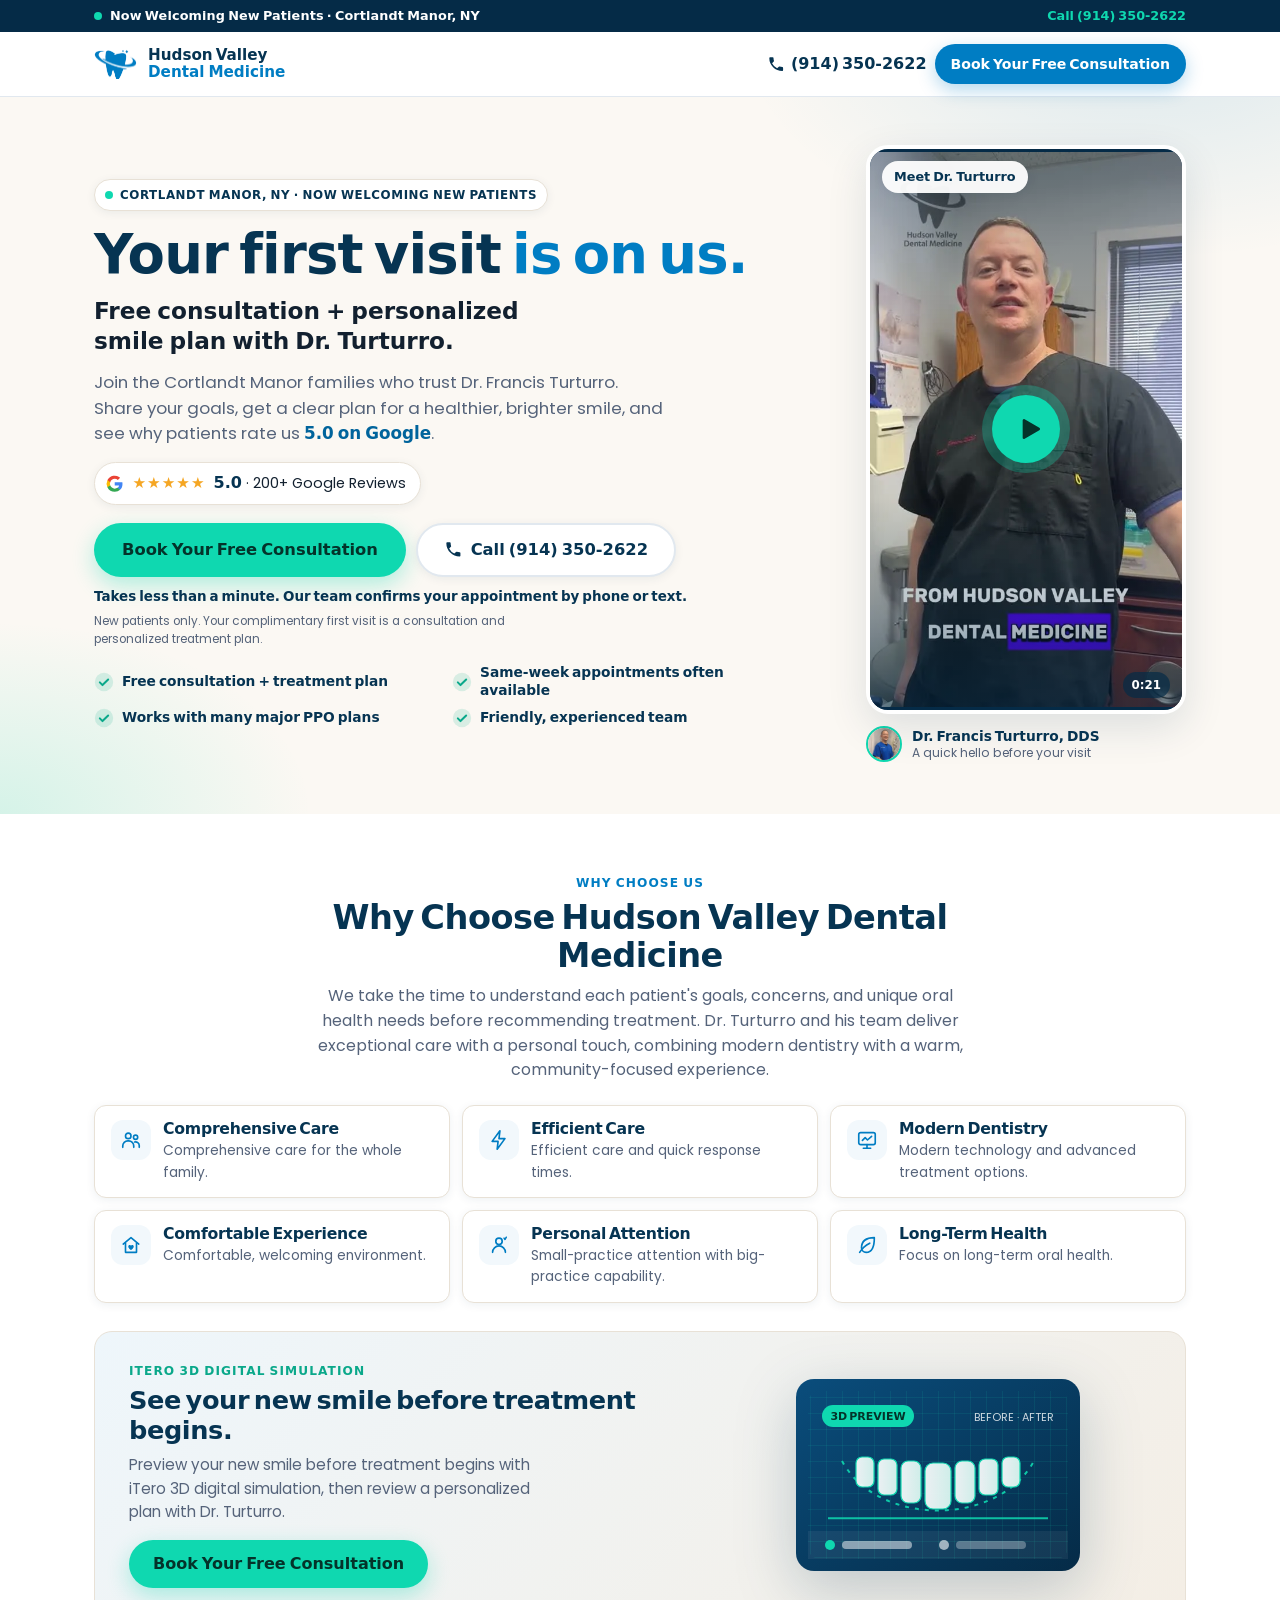
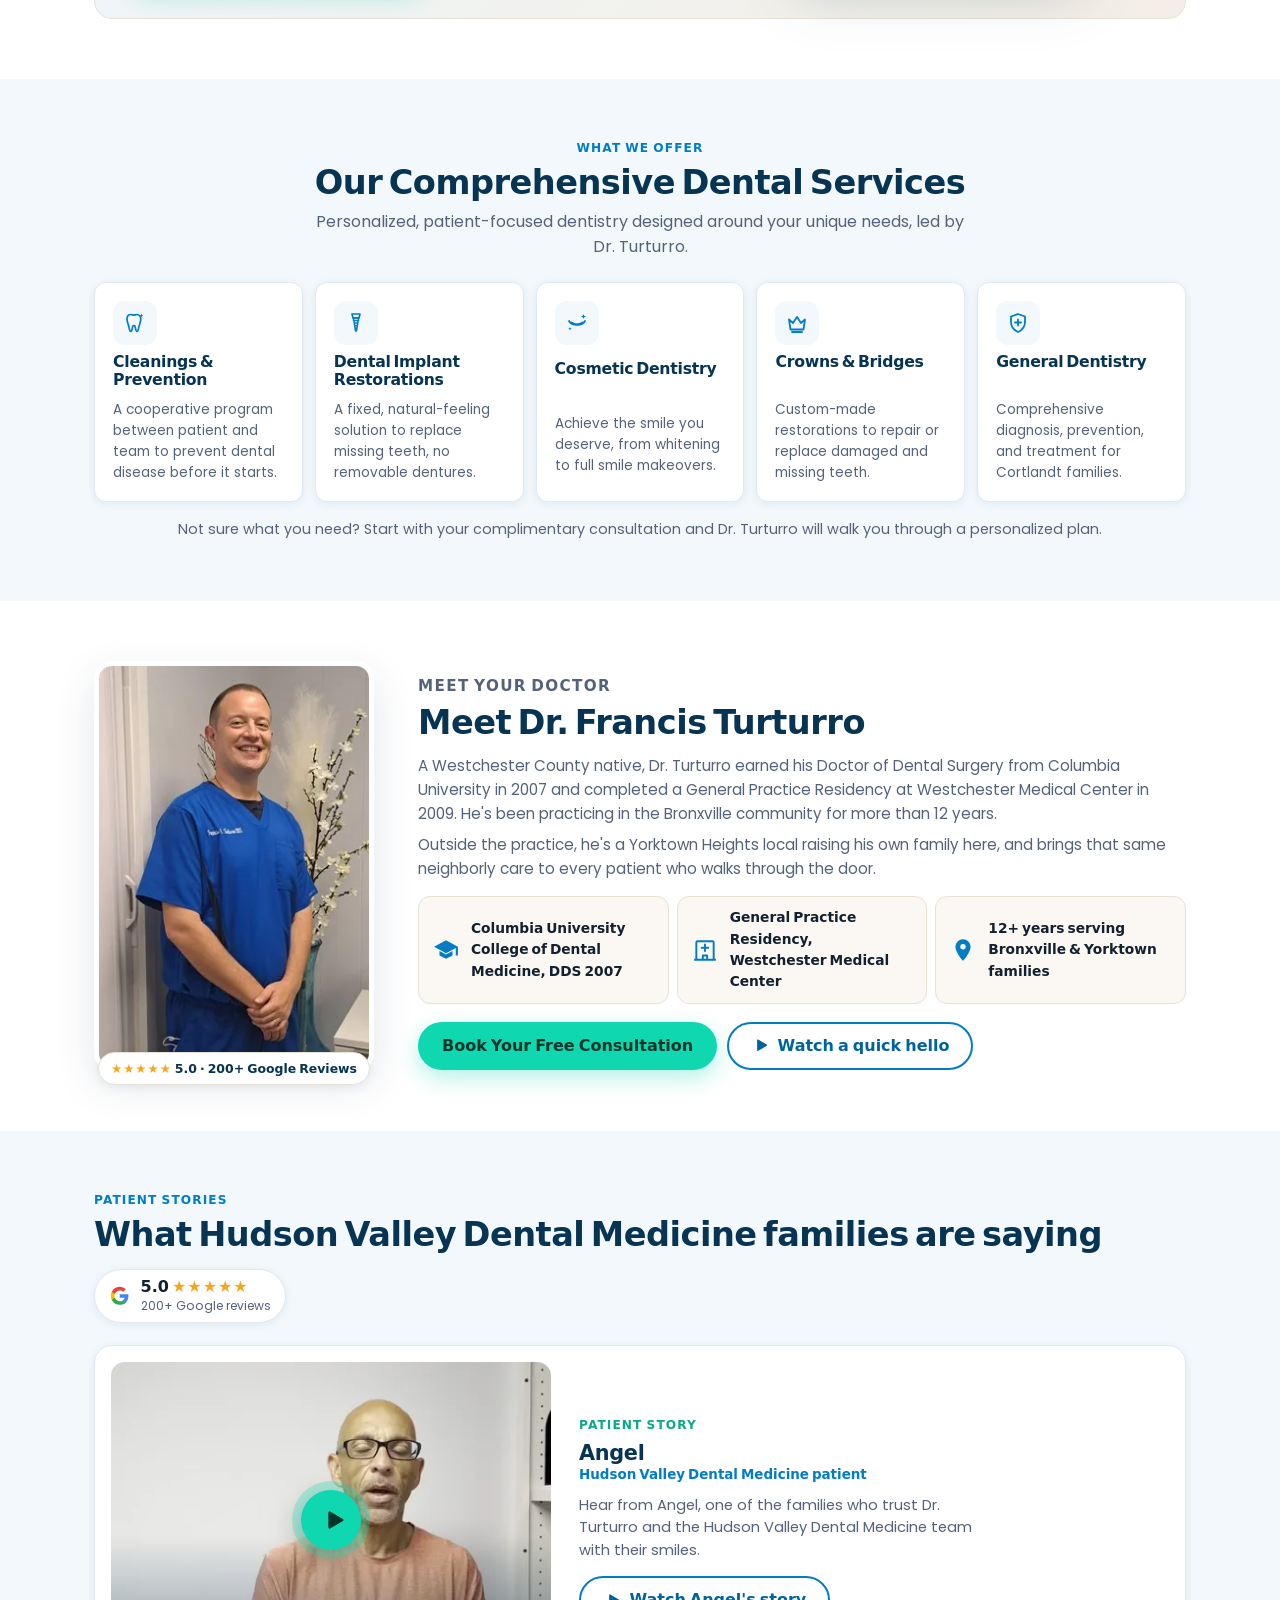
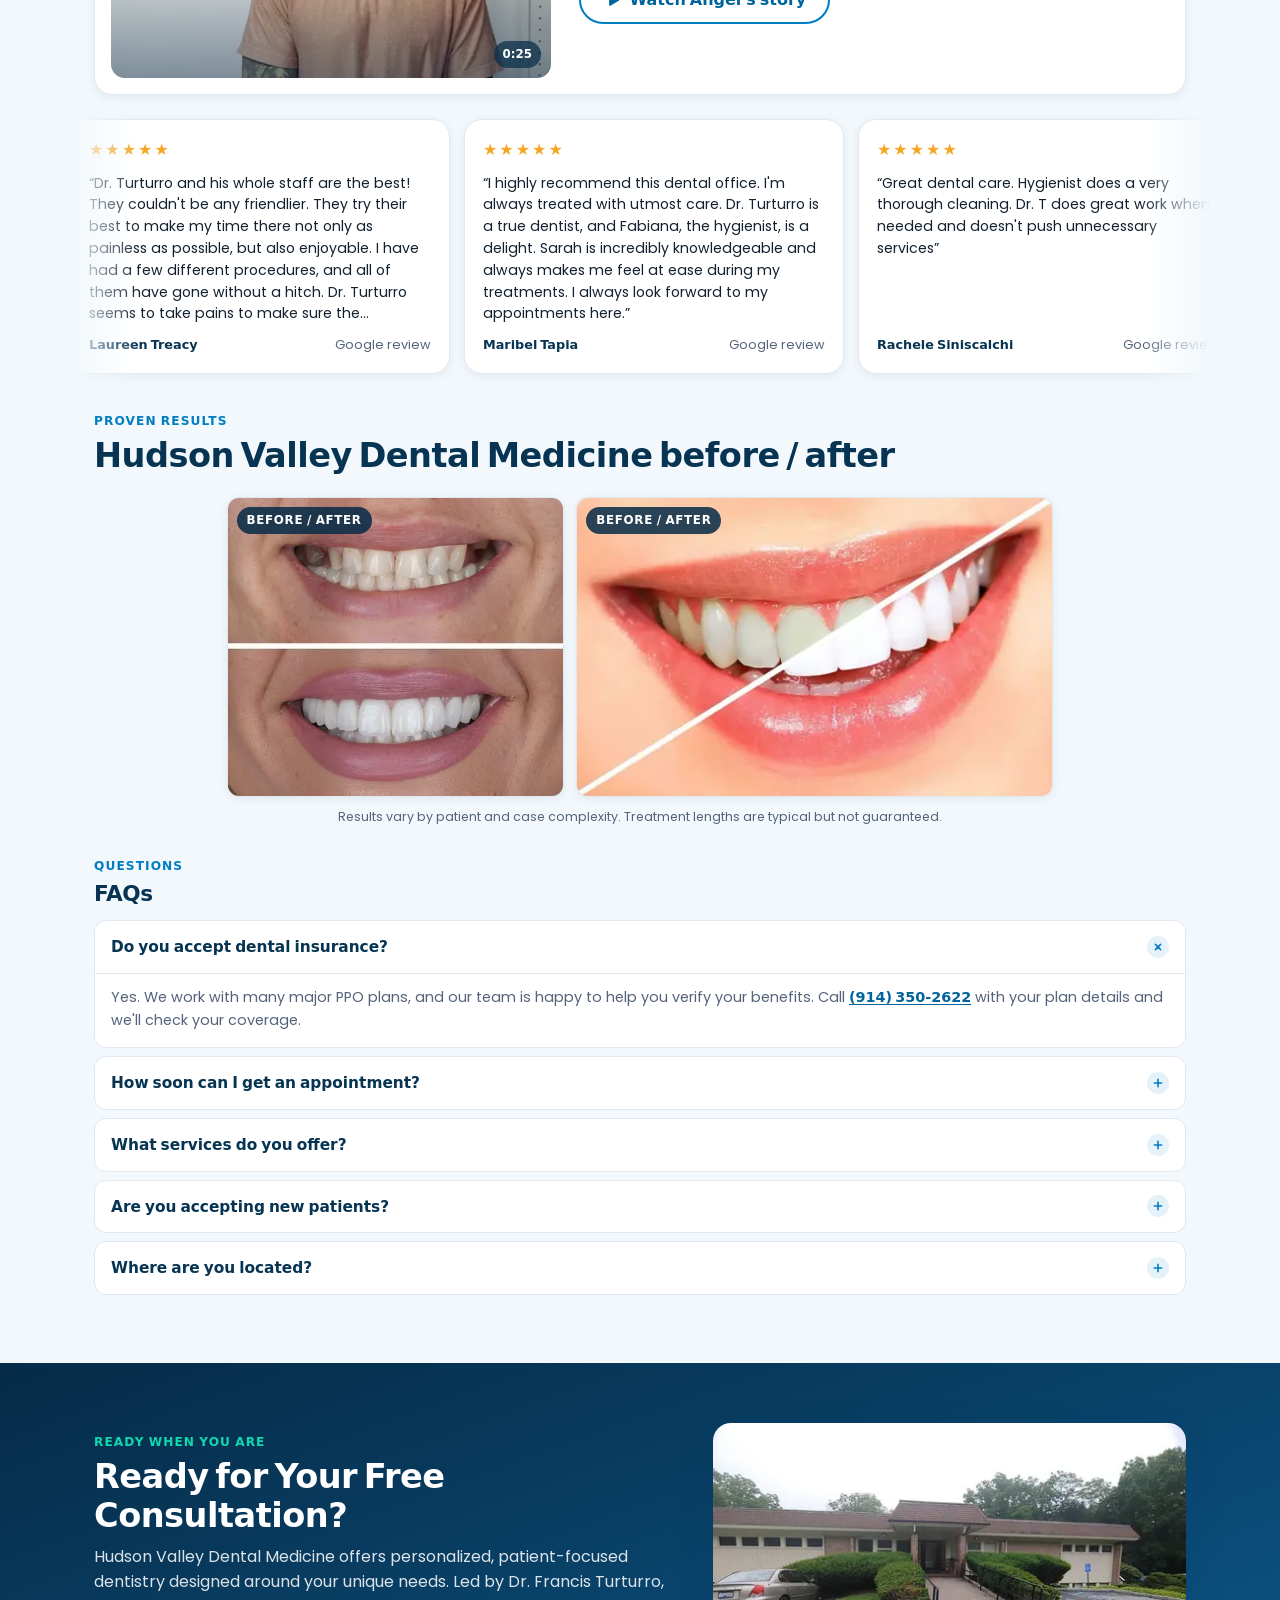
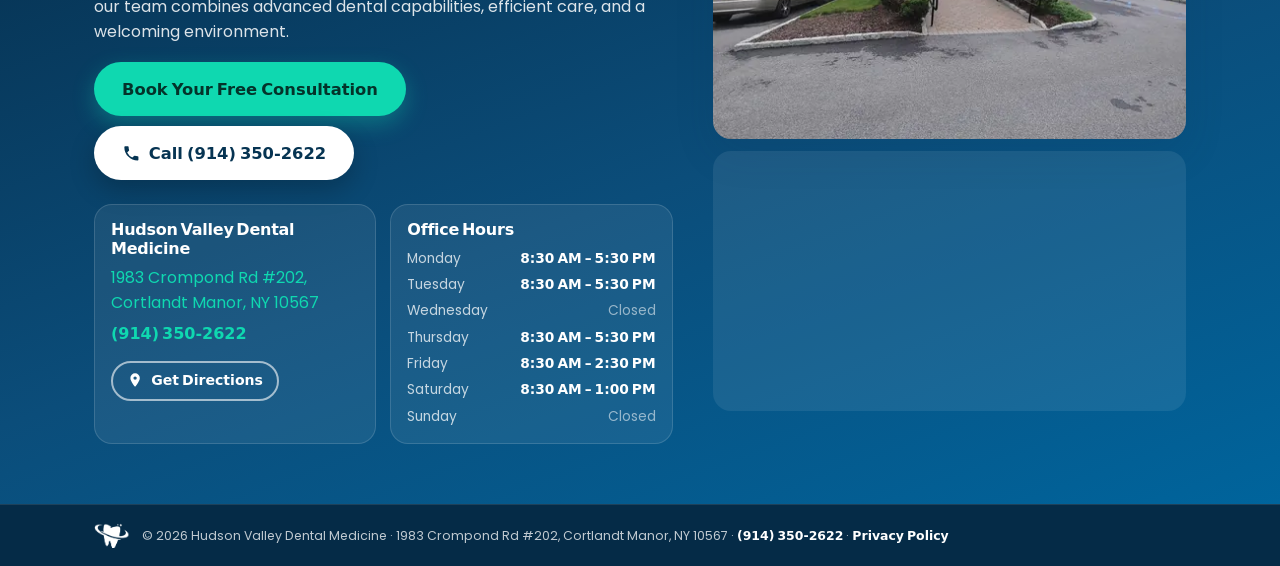
<file: new-patient/index.html>
<!doctype html>
<html lang="en">
<head>
  <meta charset="utf-8">
  <meta name="viewport" content="width=device-width, initial-scale=1, viewport-fit=cover">
  <title>Free New Patient Consultation in Cortlandt Manor, NY | Hudson Valley Dental Medicine</title>
  <meta name="description" content="Your first visit is on us. New patients receive a complimentary consultation and personalized treatment plan with Dr. Francis Turturro at Hudson Valley Dental Medicine, Cortlandt Manor, NY. Call (914) 350-2622.">
  <meta name="robots" content="noindex, nofollow">
  <meta name="theme-color" content="#052b47">
  <link rel="icon" href="../assets/img/favicon-32.png" sizes="32x32" type="image/png">
  <link rel="apple-touch-icon" href="../assets/img/apple-touch-icon.png">
  <link rel="canonical" href="https://smilehub.hudsonvalleydentalmedicine.com/new-patient-834976">

  <!-- Self-hosted brand font (Poppins) – preload only the weights used above the fold -->
  <link rel="preload" href="../assets/fonts/poppins-700.woff2" as="font" type="font/woff2" crossorigin>
  <link rel="preload" href="../assets/fonts/poppins-400.woff2" as="font" type="font/woff2" crossorigin>
  <link rel="preload" href="../assets/img/hello-poster-540.webp" as="image" type="image/webp">
  <link rel="stylesheet" href="../css/new-patient.css?v=3">
  <noscript><style>.form-modal{display:block;position:static;width:auto;max-width:560px;margin:24px auto;max-height:none}.form-modal__close{display:none}</style></noscript>

  <!-- ==========================================================================
       TRACKING – the practice's Google Tag Manager container (GTM-KD6LN4MQ, the same
       container the live smilehub page loads). Add Google Ads / GA4 / call-tracking
       tags and triggers inside GTM. The page pushes these dataLayer events:
         form_open         { cta_text }                      – consultation popup opened
         phone_click       { link_location, phone_number }  – any tel: link
         cta_click         { cta_text }                     – consultation CTAs
         form_start        { form_id }                      – first interaction with the form
         form_submit       { form_id, preferred_days, preferred_times } – successful submission
         directions_click  {}                               – Get Directions
         video_play        { video_title }                  – Dr. Turturro hello video
       ========================================================================== -->
  <script>window.dataLayer = window.dataLayer || [];</script>
  <script>(function(w,d,s,l,i){w[l]=w[l]||[];w[l].push({'gtm.start':new Date().getTime(),event:'gtm.js'});var f=d.getElementsByTagName(s)[0],j=d.createElement(s),dl=l!='dataLayer'?'&l='+l:'';j.async=true;j.src='https://www.googletagmanager.com/gtm.js?id='+i+dl;f.parentNode.insertBefore(j,f);})(window,document,'script','dataLayer','GTM-KD6LN4MQ');</script>

  <script type="application/ld+json">
  {
    "@context": "https://schema.org",
    "@type": "Dentist",
    "name": "Hudson Valley Dental Medicine",
    "telephone": "+1-914-350-2622",
    "image": "https://malik539.github.io/hudson/assets/img/office-800.jpg",
    "url": "https://smilehub.hudsonvalleydentalmedicine.com/new-patient-834976",
    "address": {
      "@type": "PostalAddress",
      "streetAddress": "1983 Crompond Rd #202",
      "addressLocality": "Cortlandt Manor",
      "addressRegion": "NY",
      "postalCode": "10567",
      "addressCountry": "US"
    },
    "geo": { "@type": "GeoCoordinates", "latitude": 41.2908328, "longitude": -73.8955053 },
    "hasMap": "https://www.google.com/maps/place/Hudson+Valley+Dental+Medicine/@41.2931421,-73.9005739,15z/data=!4m15!1m8!3m7!1s0x89c2c8fdd293630d:0xb6c736b6917f3197!2s1983+Crompond+Rd+%23202,+Cortlandt+Manor,+NY+10567!3b1!8m2!3d41.2908855!4d-73.8954674!16s%2Fg%2F11n09br_s7!3m5!1s0x89c2c8fddb8f38bb:0xedd92132710c267a!8m2!3d41.2908328!4d-73.8955053!16s%2Fg%2F1tfr1c0s",
    "openingHoursSpecification": [
      { "@type": "OpeningHoursSpecification", "dayOfWeek": ["Monday","Tuesday","Thursday"], "opens": "08:30", "closes": "17:30" },
      { "@type": "OpeningHoursSpecification", "dayOfWeek": "Friday", "opens": "08:30", "closes": "14:30" },
      { "@type": "OpeningHoursSpecification", "dayOfWeek": "Saturday", "opens": "08:30", "closes": "13:00" }
    ],
    "employee": { "@type": "Person", "name": "Dr. Francis Turturro, DDS", "jobTitle": "Dentist" }
  }
  </script>
</head>
<body>
  <noscript><iframe src="https://www.googletagmanager.com/ns.html?id=GTM-KD6LN4MQ" height="0" width="0" style="display:none;visibility:hidden"></iframe></noscript>
  <a class="skip-link" href="#consult-form" data-form-open>Skip to the free consultation form</a>

  <!-- ===================== HEADER: NEW PATIENT BAR + COMPACT HEADER ===================== -->
  <div class="topbar" role="status">
    <div class="container topbar__inner">
      <span class="topbar__msg"><span class="topbar__dot" aria-hidden="true"></span>Now Welcoming New Patients · Cortlandt Manor, NY</span>
      <a class="topbar__phone" href="tel:9143502622" data-track="phone" data-location="topbar">Call (914) 350-2622</a>
    </div>
  </div>

  <header class="header">
    <div class="container header__inner">
      <a class="brand" href="#top" aria-label="Hudson Valley Dental Medicine">
        <img class="brand__mark" src="../assets/img/mark-blue.png" width="44" height="31" alt="" fetchpriority="high">
        <span class="brand__name">Hudson Valley<br><span>Dental Medicine</span></span>
      </a>
      <div class="header__actions">
        <a class="header__phone" href="tel:9143502622" data-track="phone" data-location="header">
          <svg class="icon" aria-hidden="true" viewBox="0 0 24 24"><use href="#i-phone"/></svg>
          <span>(914) 350-2622</span>
        </a>
        <a class="header__call" href="tel:9143502622" data-track="phone" data-location="header-icon" aria-label="Call (914) 350-2622">
          <svg class="icon" aria-hidden="true" viewBox="0 0 24 24"><use href="#i-phone"/></svg>
        </a>
        <a class="btn btn--primary btn--sm" href="#consult-form" data-track="cta" data-form-open><span><span class="hide-mobile-inline">Book Your </span>Free Consultation</span></a>
      </div>
    </div>
  </header>

  <main id="top">
    <!-- ===================== 1. HERO + FREE CONSULTATION FORM ===================== -->
    <section class="hero" aria-labelledby="hero-title">
      <div class="container hero__grid">
        <div class="hero__copy">
          <p class="eyebrow"><span class="eyebrow__pulse" aria-hidden="true"></span>Cortlandt Manor, NY · Now Welcoming New Patients</p>
          <h1 id="hero-title">Your first visit <span class="text-accent">is on us.</span> <span class="h1-sub">Free consultation + personalized smile plan with Dr. Turturro.</span></h1>
          <p class="hero__clarify">Join the Cortlandt Manor families who trust Dr. Francis Turturro. Share your goals, get a clear plan for a healthier, brighter smile, and see why patients rate us <strong>5.0 on Google</strong>.</p>

          <a class="hero__rating" href="https://www.google.com/maps/place/Hudson+Valley+Dental+Medicine/@41.2931421,-73.9005739,15z/data=!4m15!1m8!3m7!1s0x89c2c8fdd293630d:0xb6c736b6917f3197!2s1983+Crompond+Rd+%23202,+Cortlandt+Manor,+NY+10567!3b1!8m2!3d41.2908855!4d-73.8954674!16s%2Fg%2F11n09br_s7!3m5!1s0x89c2c8fddb8f38bb:0xedd92132710c267a!8m2!3d41.2908328!4d-73.8955053!16s%2Fg%2F1tfr1c0s" target="_blank" rel="noopener" aria-label="5.0 rating from 200+ Google reviews, opens Google Maps">
            <svg class="icon icon--g" aria-hidden="true" viewBox="0 0 24 24"><use href="#i-google"/></svg>
            <span class="stars" aria-hidden="true">★★★★★</span>
            <span><strong>5.0</strong> · 200+ Google Reviews</span>
          </a>

          <div class="hero__cta">
            <a class="btn btn--accent btn--lg" href="#consult-form" data-track="cta" data-form-open>Book Your Free Consultation</a>
            <a class="btn btn--outline btn--lg" href="tel:9143502622" data-track="phone" data-location="hero">
              <svg class="icon" aria-hidden="true" viewBox="0 0 24 24"><use href="#i-phone"/></svg>Call (914) 350-2622
            </a>
          </div>
          <p class="hero__micro">Takes less than a minute. Our team confirms your appointment by phone or text.</p>
          <p class="hero__fineprint">New patients only. Your complimentary first visit is a consultation and personalized treatment plan.</p>

          <ul class="trust" aria-label="Why new patients choose us">
            <li><svg class="icon" aria-hidden="true" viewBox="0 0 24 24"><use href="#i-check"/></svg>Free consultation + treatment plan</li>
            <li><svg class="icon" aria-hidden="true" viewBox="0 0 24 24"><use href="#i-check"/></svg>Same-week appointments often available</li>
            <li><svg class="icon" aria-hidden="true" viewBox="0 0 24 24"><use href="#i-check"/></svg>Works with many major PPO plans</li>
            <li><svg class="icon" aria-hidden="true" viewBox="0 0 24 24"><use href="#i-check"/></svg>Friendly, experienced team</li>
          </ul>
        </div>

        <!-- Dr. Turturro hello video (the video from the live page's hero; plays in place, loads only on play) -->
        <div class="hero__video" id="heroVideo">
          <button class="hero__video-play" type="button" id="heroVideoPlay" aria-label="Play video: a quick hello from Dr. Francis Turturro">
            <picture>
              <source srcset="../assets/img/hello-poster-540.webp" type="image/webp">
              <img src="../assets/img/hello-poster-540.jpg" width="540" height="960" alt="Dr. Francis Turturro, DDS, in a treatment room at Hudson Valley Dental Medicine" fetchpriority="high" decoding="async">
            </picture>
            <span class="hero__video-label">Meet Dr. Turturro</span>
            <span class="hero__video-icon" aria-hidden="true"><svg viewBox="0 0 24 24"><use href="#i-play"/></svg></span>
            <span class="hero__video-dur" aria-hidden="true">0:21</span>
          </button>
          <video class="hero__video-el" id="heroVideoEl" playsinline controls preload="none" poster="../assets/img/hello-poster-540.jpg" width="540" height="960" hidden>
            <source src="../assets/video/hello-540.mp4" type="video/mp4">
          </video>
          <p class="hero__video-caption">
            <picture>
              <source srcset="../assets/img/dr-turturro-avatar-160.webp" type="image/webp">
              <img src="../assets/img/dr-turturro-avatar-160.jpg" width="36" height="36" alt="" loading="lazy" decoding="async">
            </picture>
            <span><strong>Dr. Francis Turturro, DDS</strong>A quick hello before your visit</span>
          </p>
        </div>
      </div>
    </section>

    <!-- ===================== 2. WHY CHOOSE HUDSON VALLEY DENTAL MEDICINE + iTERO ===================== -->
    <section class="section" aria-labelledby="why-title">
      <div class="container">
        <div class="section__head section__head--center">
          <p class="kicker">Why choose us</p>
          <h2 id="why-title">Why Choose Hudson Valley Dental Medicine</h2>
          <p>We take the time to understand each patient's goals, concerns, and unique oral health needs before recommending treatment. Dr. Turturro and his team deliver exceptional care with a personal touch, combining modern dentistry with a warm, community-focused experience.</p>
        </div>

        <ul class="benefits">
          <li><svg class="icon" aria-hidden="true" viewBox="0 0 24 24"><use href="#i-family"/></svg><div><h3>Comprehensive Care</h3><p>Comprehensive care for the whole family.</p></div></li>
          <li><svg class="icon" aria-hidden="true" viewBox="0 0 24 24"><use href="#i-bolt"/></svg><div><h3>Efficient Care</h3><p>Efficient care and quick response times.</p></div></li>
          <li><svg class="icon" aria-hidden="true" viewBox="0 0 24 24"><use href="#i-tech"/></svg><div><h3>Modern Dentistry</h3><p>Modern technology and advanced treatment options.</p></div></li>
          <li><svg class="icon" aria-hidden="true" viewBox="0 0 24 24"><use href="#i-home"/></svg><div><h3>Comfortable Experience</h3><p>Comfortable, welcoming environment.</p></div></li>
          <li><svg class="icon" aria-hidden="true" viewBox="0 0 24 24"><use href="#i-person"/></svg><div><h3>Personal Attention</h3><p>Small-practice attention with big-practice capability.</p></div></li>
          <li><svg class="icon" aria-hidden="true" viewBox="0 0 24 24"><use href="#i-leaf"/></svg><div><h3>Long-Term Health</h3><p>Focus on long-term oral health.</p></div></li>
        </ul>

        <!-- iTero 3D digital simulation feature (approved sentence only; swap the illustration for an approved iTero image when supplied) -->
        <div class="itero">
          <div class="itero__copy">
            <p class="kicker kicker--teal">iTero 3D digital simulation</p>
            <h3>See your new smile before treatment begins.</h3>
            <p>Preview your new smile before treatment begins with iTero 3D digital simulation, then review a personalized plan with Dr. Turturro.</p>
            <a class="btn btn--accent" href="#consult-form" data-track="cta" data-form-open>Book Your Free Consultation</a>
          </div>
          <figure class="itero__visual" aria-hidden="true">
            <svg viewBox="0 0 320 220" width="320" height="220" role="img" focusable="false">
              <defs>
                <linearGradient id="g-screen" x1="0" y1="0" x2="1" y2="1"><stop offset="0" stop-color="#0a4d7c"/><stop offset="1" stop-color="#052b47"/></linearGradient>
                <linearGradient id="g-smile" x1="0" y1="0" x2="1" y2="0"><stop offset="0" stop-color="#ffffff" stop-opacity=".92"/><stop offset="1" stop-color="#d9f7f0" stop-opacity=".95"/></linearGradient>
                <pattern id="grid" width="16" height="16" patternUnits="userSpaceOnUse"><path d="M16 0H0v16" fill="none" stroke="#0fd8b0" stroke-opacity=".18" stroke-width="1"/></pattern>
              </defs>
              <rect x="18" y="14" width="284" height="192" rx="18" fill="url(#g-screen)"/>
              <rect x="30" y="26" width="260" height="168" rx="12" fill="url(#grid)"/>
              <g transform="translate(160 118)">
                <path d="M-96 -22 C-60 44, 60 44, 96 -22" fill="none" stroke="#0fd8b0" stroke-width="2" stroke-dasharray="4 6" opacity=".9"/>
                <g fill="url(#g-smile)" stroke="#0fd8b0" stroke-width="1.2">
                  <rect x="-82" y="-26" width="18" height="30" rx="6"/>
                  <rect x="-60" y="-24" width="19" height="36" rx="6"/>
                  <rect x="-37" y="-22" width="20" height="42" rx="7"/>
                  <rect x="-13" y="-20" width="26" height="46" rx="8"/>
                  <rect x="17" y="-22" width="20" height="42" rx="7"/>
                  <rect x="41" y="-24" width="19" height="36" rx="6"/>
                  <rect x="64" y="-26" width="18" height="30" rx="6"/>
                </g>
                <line x1="-110" y1="2" x2="110" y2="2" stroke="#0fd8b0" stroke-width="2" opacity=".85"><animate attributeName="y1" values="-40;40;-40" dur="4s" repeatCount="indefinite"/><animate attributeName="y2" values="-40;40;-40" dur="4s" repeatCount="indefinite"/></line>
              </g>
              <g font-family="Poppins, system-ui, sans-serif" font-size="11" fill="#ffffff">
                <rect x="44" y="40" width="92" height="22" rx="11" fill="#0fd8b0"/>
                <text x="90" y="55" text-anchor="middle" fill="#04332a" font-weight="700">3D PREVIEW</text>
                <text x="276" y="56" text-anchor="end" opacity=".8">BEFORE · AFTER</text>
              </g>
              <g>
                <rect x="30" y="166" width="260" height="28" rx="0" fill="#ffffff" fill-opacity=".06"/>
                <circle cx="52" cy="180" r="5" fill="#0fd8b0"/><rect x="64" y="176" width="70" height="8" rx="4" fill="#ffffff" fill-opacity=".5"/>
                <circle cx="166" cy="180" r="5" fill="#ffffff" fill-opacity=".6"/><rect x="178" y="176" width="70" height="8" rx="4" fill="#ffffff" fill-opacity=".3"/>
              </g>
            </svg>
          </figure>
        </div>
      </div>
    </section>

    <!-- ===================== 3. SERVICES – WHAT WE CAN HELP WITH ===================== -->
    <section class="section section--tint" aria-labelledby="services-title">
      <div class="container">
        <div class="section__head section__head--center">
          <p class="kicker">What we offer</p>
          <h2 id="services-title">Our Comprehensive Dental Services</h2>
          <p>Personalized, patient-focused dentistry designed around your unique needs, led by Dr. Turturro.</p>
        </div>
        <ul class="services">
          <li class="service">
            <span class="service__icon"><svg class="icon" aria-hidden="true" viewBox="0 0 24 24"><use href="#i-clean"/></svg></span>
            <h3>Cleanings &amp; Prevention</h3>
            <p>A cooperative program between patient and team to prevent dental disease before it starts.</p>
          </li>
          <li class="service">
            <span class="service__icon"><svg class="icon" aria-hidden="true" viewBox="0 0 24 24"><use href="#i-implant"/></svg></span>
            <h3>Dental Implant Restorations</h3>
            <p>A fixed, natural-feeling solution to replace missing teeth, no removable dentures.</p>
          </li>
          <li class="service">
            <span class="service__icon"><svg class="icon" aria-hidden="true" viewBox="0 0 24 24"><use href="#i-cosmetic"/></svg></span>
            <h3>Cosmetic Dentistry</h3>
            <p>Achieve the smile you deserve, from whitening to full smile makeovers.</p>
          </li>
          <li class="service">
            <span class="service__icon"><svg class="icon" aria-hidden="true" viewBox="0 0 24 24"><use href="#i-crown"/></svg></span>
            <h3>Crowns &amp; Bridges</h3>
            <p>Custom-made restorations to repair or replace damaged and missing teeth.</p>
          </li>
          <li class="service">
            <span class="service__icon"><svg class="icon" aria-hidden="true" viewBox="0 0 24 24"><use href="#i-general"/></svg></span>
            <h3>General Dentistry</h3>
            <p>Comprehensive diagnosis, prevention, and treatment for Cortlandt families.</p>
          </li>
        </ul>
        <p class="services__note">Not sure what you need? Start with your complimentary consultation and Dr. Turturro will walk you through a personalized plan.</p>
      </div>
    </section>

    <!-- ===================== 4. MEET DR. FRANCIS TURTURRO ===================== -->
    <section class="section" aria-labelledby="doctor-title">
      <div class="container doctor">
        <figure class="doctor__photo">
          <picture>
            <source srcset="../assets/img/dr-turturro-275.webp" type="image/webp">
            <img src="../assets/img/dr-turturro-275.jpg" width="275" height="408" alt="Dr. Francis Turturro, DDS, smiling in blue scrubs at Hudson Valley Dental Medicine" loading="lazy" decoding="async">
          </picture>
          <figcaption><span class="stars" aria-hidden="true">★★★★★</span> 5.0 · 200+ Google Reviews</figcaption>
        </figure>
        <div class="doctor__body">
          <p class="kicker">Meet your doctor</p>
          <h2 id="doctor-title">Meet Dr. Francis Turturro</h2>
          <p>A Westchester County native, Dr. Turturro earned his Doctor of Dental Surgery from Columbia University in 2007 and completed a General Practice Residency at Westchester Medical Center in 2009. He's been practicing in the Bronxville community for more than 12 years.</p>
          <p>Outside the practice, he's a Yorktown Heights local raising his own family here, and brings that same neighborly care to every patient who walks through the door.</p>
          <ul class="creds">
            <li><svg class="icon" aria-hidden="true" viewBox="0 0 24 24"><use href="#i-grad"/></svg><span>Columbia University College of Dental Medicine, DDS 2007</span></li>
            <li><svg class="icon" aria-hidden="true" viewBox="0 0 24 24"><use href="#i-hospital"/></svg><span>General Practice Residency, Westchester Medical Center</span></li>
            <li><svg class="icon" aria-hidden="true" viewBox="0 0 24 24"><use href="#i-pin"/></svg><span>12+ years serving Bronxville &amp; Yorktown families</span></li>
          </ul>
          <div class="doctor__cta">
            <a class="btn btn--accent" href="#consult-form" data-track="cta" data-form-open>Book Your Free Consultation</a>
            <button class="btn btn--ghost" type="button" data-video-open data-video-src="../assets/video/hello-540.mp4" data-video-poster="../assets/img/hello-poster-540.jpg" data-video-orientation="portrait" data-video-title="A quick hello from Dr. Turturro" data-video-caption="Dr. Francis Turturro, DDS · A quick hello before your visit"><svg class="icon" aria-hidden="true" viewBox="0 0 24 24"><use href="#i-play"/></svg>Watch a quick hello</button>
          </div>
        </div>
      </div>
    </section>

    <!-- ===================== 5. PATIENT STORIES + RESULTS + FAQ ===================== -->
    <section class="section section--tint" aria-labelledby="reviews-title">
      <div class="container">
        <div class="section__head section__head--row">
          <div>
            <p class="kicker">Patient stories</p>
            <h2 id="reviews-title">What Hudson Valley Dental Medicine families are saying</h2>
          </div>
          <a class="google-badge" href="https://www.google.com/maps/place/Hudson+Valley+Dental+Medicine/@41.2931421,-73.9005739,15z/data=!4m15!1m8!3m7!1s0x89c2c8fdd293630d:0xb6c736b6917f3197!2s1983+Crompond+Rd+%23202,+Cortlandt+Manor,+NY+10567!3b1!8m2!3d41.2908855!4d-73.8954674!16s%2Fg%2F11n09br_s7!3m5!1s0x89c2c8fddb8f38bb:0xedd92132710c267a!8m2!3d41.2908328!4d-73.8955053!16s%2Fg%2F1tfr1c0s" target="_blank" rel="noopener">
            <svg class="icon icon--g" aria-hidden="true" viewBox="0 0 24 24"><use href="#i-google"/></svg>
            <span><strong>5.0 <span class="stars" aria-hidden="true">★★★★★</span></strong><small>200+ Google reviews</small></span>
          </a>
        </div>

        <!-- Patient story video (Angel) from the live page; opens in the video modal, loads only on play -->
        <div class="story">
          <button class="story__play" type="button" data-video-open data-video-src="../assets/video/testimonial-720.mp4" data-video-poster="../assets/img/testimonial-poster-720.jpg" data-video-orientation="landscape" data-video-title="Angel – patient story" data-video-caption="Angel · Hudson Valley Dental Medicine patient" aria-label="Play video: Angel, Hudson Valley Dental Medicine patient">
            <picture>
              <source type="image/webp" srcset="../assets/img/testimonial-poster-480.webp 480w, ../assets/img/testimonial-poster-720.webp 720w" sizes="(min-width: 960px) 440px, 100vw">
              <img src="../assets/img/testimonial-poster-720.jpg" srcset="../assets/img/testimonial-poster-480.jpg 480w, ../assets/img/testimonial-poster-720.jpg 720w" sizes="(min-width: 960px) 440px, 100vw" width="720" height="516" alt="Angel, a Hudson Valley Dental Medicine patient, speaking on camera" loading="lazy" decoding="async">
            </picture>
            <span class="story__icon" aria-hidden="true"><svg viewBox="0 0 24 24"><use href="#i-play"/></svg></span>
            <span class="story__dur" aria-hidden="true">0:25</span>
          </button>
          <div class="story__body">
            <p class="kicker kicker--teal">Patient story</p>
            <h3>Angel</h3>
            <p class="story__role">Hudson Valley Dental Medicine patient</p>
            <p>Hear from Angel, one of the families who trust Dr. Turturro and the Hudson Valley Dental Medicine team with their smiles.</p>
            <button class="btn btn--ghost" type="button" data-video-open data-video-src="../assets/video/testimonial-720.mp4" data-video-poster="../assets/img/testimonial-poster-720.jpg" data-video-orientation="landscape" data-video-title="Angel – patient story" data-video-caption="Angel · Hudson Valley Dental Medicine patient"><svg class="icon" aria-hidden="true" viewBox="0 0 24 24"><use href="#i-play"/></svg>Watch Angel's story</button>
          </div>
        </div>

        <!-- Real Google reviews supplied by the client (verbatim), shown as a slow continuous ticker. -->
        <div class="ticker" id="reviewTicker" aria-label="Google reviews from patients">
          <ul class="reviews ticker__track">
            <li class="review">
              <div class="review__stars" aria-label="5 out of 5 stars">★★★★★</div>
              <p>“Dr. Turturro and his whole staff are the best! They couldn't be any friendlier. They try their best to make my time there not only as painless as possible, but also enjoyable. I have had a few different procedures, and all of them have gone without a hitch. Dr. Turturro seems to take pains to make sure the procedures go well, and tells me what he's doing as he goes. Thank you!”</p>
              <footer><strong>Laureen Treacy</strong><span>Google review</span></footer>
            </li>
            <li class="review">
              <div class="review__stars" aria-label="5 out of 5 stars">★★★★★</div>
              <p>“I highly recommend this dental office. I'm always treated with utmost care. Dr. Turturro is a true dentist, and Fabiana, the hygienist, is a delight. Sarah is incredibly knowledgeable and always makes me feel at ease during my treatments. I always look forward to my appointments here.”</p>
              <footer><strong>Maribel Tapia</strong><span>Google review</span></footer>
            </li>
            <li class="review">
              <div class="review__stars" aria-label="5 out of 5 stars">★★★★★</div>
              <p>“Great dental care. Hygienist does a very thorough cleaning. Dr. T does great work when needed and doesn't push unnecessary services”</p>
              <footer><strong>Rachele Siniscalchi</strong><span>Google review</span></footer>
            </li>
            <li class="review">
              <div class="review__stars" aria-label="5 out of 5 stars">★★★★★</div>
              <p>“We had such a great experience with Dr Turturro and our hygienist Fabiana. They were both professional, gentle, and made me and my 2 girl's feel completely at ease. The entire staff was incredibly friendly and welcoming from start to finish. I wish I remembered the name of the woman who took our X-rays-she was so kind and sweet and really made the experience stress-free. Changing our provider and bringing our whole family here was absolutely the right decision. We couldn't be happier!”</p>
              <footer><strong>Anitha</strong><span>Google review</span></footer>
            </li>
            <li class="review">
              <div class="review__stars" aria-label="5 out of 5 stars">★★★★★</div>
              <p>“Always a great visit to Hudson Valley Dental Fabianna a great hygienist with great suggestions. Dr Tuturro is a great Dentist calm and relaxing demeanor and transparent Assistant Adriana is helpful and pleasant. And Sarah is great receptionist. makes going to dentist less painful. Highly recommended”</p>
              <footer><strong>Jeff Silver</strong><span>Google review</span></footer>
            </li>
            <li class="review">
              <div class="review__stars" aria-label="5 out of 5 stars">★★★★★</div>
              <p>“The entire experience of Hudson Valley Dental Medicine is stellar. The front desk with Sarah is the first indication that you are dealing with real, caring people. Sarah is knowledgable and personable nd always accommodating. Fabiana is an excellent hygienist and also very friendly. Dr. Turturro is a quieting yet commanding presence. He knows what you need and completes his work in a comfortable manner. Adrianna, Dr. Turturro's dental assistant, is also a competent presence and very engaging in her pleasant demeanor. All in all Hudson Valley Dental Medicine has what you need, want in a dentist's office!”</p>
              <footer><strong>Mike Cartolano</strong><span>Google review</span></footer>
            </li>
          </ul>
        </div>

        <!-- PROVEN RESULTS – the two before / after images from the live page -->
        <div class="results" id="results">
          <div class="section__head">
            <p class="kicker">Proven results</p>
            <h2>Hudson Valley Dental Medicine before / after</h2>
          </div>
          <div class="results__row">
            <figure class="results__item">
              <picture>
                <source type="image/webp" srcset="../assets/img/results-1-480.webp 480w, ../assets/img/results-1-800.webp 800w" sizes="(min-width: 640px) 360px, 100vw">
                <img src="../assets/img/results-1-800.jpg" srcset="../assets/img/results-1-480.jpg 480w, ../assets/img/results-1-800.jpg 800w" sizes="(min-width: 640px) 360px, 100vw" width="800" height="710" alt="Patient smile before treatment (top) and after treatment (bottom)" loading="lazy" decoding="async">
              </picture>
              <figcaption>Before / after</figcaption>
            </figure>
            <figure class="results__item">
              <picture>
                <source type="image/webp" srcset="../assets/img/results-2-480.webp 480w, ../assets/img/results-2-800.webp 800w" sizes="(min-width: 640px) 480px, 100vw">
                <img src="../assets/img/results-2-800.jpg" srcset="../assets/img/results-2-480.jpg 480w, ../assets/img/results-2-800.jpg 800w" sizes="(min-width: 640px) 480px, 100vw" width="800" height="502" alt="Split view of a smile before and after cosmetic treatment" loading="lazy" decoding="async">
              </picture>
              <figcaption>Before / after</figcaption>
            </figure>
          </div>
          <p class="results__disclaimer">Results vary by patient and case complexity. Treatment lengths are typical but not guaranteed.</p>
        </div>

        <div class="faq" aria-labelledby="faq-title">
          <p class="kicker">Questions</p>
          <h2 id="faq-title" class="faq__title">FAQs</h2>
          <details class="faq__item" open>
            <summary>Do you accept dental insurance?</summary>
            <div class="faq__body"><p>Yes. We work with many major PPO plans, and our team is happy to help you verify your benefits. Call <a href="tel:9143502622" data-track="phone" data-location="faq">(914) 350-2622</a> with your plan details and we'll check your coverage.</p></div>
          </details>
          <details class="faq__item">
            <summary>How soon can I get an appointment?</summary>
            <div class="faq__body"><p>Same-week appointments are often available, and same-day emergency appointments may be available. Submit the form above or call <a href="tel:9143502622" data-track="phone" data-location="faq">(914) 350-2622</a> and our team will confirm your appointment by phone or text.</p></div>
          </details>
          <details class="faq__item">
            <summary>What services do you offer?</summary>
            <div class="faq__body"><p>Cleanings &amp; prevention, general dentistry, cosmetic dentistry, crowns &amp; bridges, and dental implant restorations, all in our Cortlandt Manor office and led by Dr. Turturro.</p></div>
          </details>
          <details class="faq__item">
            <summary>Are you accepting new patients?</summary>
            <div class="faq__body"><p>Yes. We're welcoming new patients, and your first visit includes a complimentary consultation and a personalized treatment plan with Dr. Turturro.</p></div>
          </details>
          <details class="faq__item">
            <summary>Where are you located?</summary>
            <div class="faq__body"><p>1983 Crompond Rd #202, Cortlandt Manor, NY 10567. <a href="https://www.google.com/maps/dir//Hudson+Valley+Dental+Medicine,+1983+Crompond+Rd+%23202,+Cortlandt+Manor,+NY+10567,+United+States/@41.2931421,-73.9005739,15z/data=!4m16!1m7!3m6!1s0x89c2c8fddb8f38bb:0xedd92132710c267a!2sHudson+Valley+Dental+Medicine!8m2!3d41.2908328!4d-73.8955053!16s%2Fg%2F1tfr1c0s!4m7!1m0!1m5!1m1!1s0x89c2c8fddb8f38bb:0xedd92132710c267a!2m2!1d-73.8955053!2d41.2908328" target="_blank" rel="noopener" data-track="directions">Get directions</a>. We're open Monday, Tuesday and Thursday 8:30 AM – 5:30 PM, Friday 8:30 AM – 2:30 PM, and Saturday 8:30 AM – 1:00 PM.</p></div>
          </details>
        </div>
      </div>
    </section>

    <!-- ===================== 6. FINAL CTA + LOCATION ===================== -->
    <section class="section section--dark" id="location" aria-labelledby="final-title">
      <div class="container final">
        <div class="final__copy">
          <p class="kicker kicker--teal">Ready when you are</p>
          <h2 id="final-title">Ready for Your Free Consultation?</h2>
          <p>Hudson Valley Dental Medicine offers personalized, patient-focused dentistry designed around your unique needs. Led by Dr. Francis Turturro, our team combines advanced dental capabilities, efficient care, and a welcoming environment.</p>
          <div class="final__cta">
            <a class="btn btn--accent btn--lg" href="#consult-form" data-track="cta" data-form-open>Book Your Free Consultation</a>
            <a class="btn btn--light btn--lg" href="tel:9143502622" data-track="phone" data-location="final"><svg class="icon" aria-hidden="true" viewBox="0 0 24 24"><use href="#i-phone"/></svg>Call (914) 350-2622</a>
          </div>

          <div class="final__details">
            <address class="detail">
              <h3>Hudson Valley Dental Medicine</h3>
              <p><a href="https://www.google.com/maps/place/Hudson+Valley+Dental+Medicine/@41.2931421,-73.9005739,15z/data=!4m15!1m8!3m7!1s0x89c2c8fdd293630d:0xb6c736b6917f3197!2s1983+Crompond+Rd+%23202,+Cortlandt+Manor,+NY+10567!3b1!8m2!3d41.2908855!4d-73.8954674!16s%2Fg%2F11n09br_s7!3m5!1s0x89c2c8fddb8f38bb:0xedd92132710c267a!8m2!3d41.2908328!4d-73.8955053!16s%2Fg%2F1tfr1c0s" target="_blank" rel="noopener" class="detail__addr">1983 Crompond Rd #202,<br>Cortlandt Manor, NY 10567</a></p>
              <p><a href="tel:9143502622" data-track="phone" data-location="final-address">(914) 350-2622</a></p>
              <a class="btn btn--ghost btn--light-outline btn--sm" href="https://www.google.com/maps/dir//Hudson+Valley+Dental+Medicine,+1983+Crompond+Rd+%23202,+Cortlandt+Manor,+NY+10567,+United+States/@41.2931421,-73.9005739,15z/data=!4m16!1m7!3m6!1s0x89c2c8fddb8f38bb:0xedd92132710c267a!2sHudson+Valley+Dental+Medicine!8m2!3d41.2908328!4d-73.8955053!16s%2Fg%2F1tfr1c0s!4m7!1m0!1m5!1m1!1s0x89c2c8fddb8f38bb:0xedd92132710c267a!2m2!1d-73.8955053!2d41.2908328" target="_blank" rel="noopener" data-track="directions">
                <svg class="icon" aria-hidden="true" viewBox="0 0 24 24"><use href="#i-pin"/></svg>Get Directions
              </a>
            </address>
            <div class="detail">
              <h3>Office Hours</h3>
              <dl class="hours">
                <div><dt>Monday</dt><dd>8:30 AM – 5:30 PM</dd></div>
                <div><dt>Tuesday</dt><dd>8:30 AM – 5:30 PM</dd></div>
                <div><dt>Wednesday</dt><dd class="hours--closed">Closed</dd></div>
                <div><dt>Thursday</dt><dd>8:30 AM – 5:30 PM</dd></div>
                <div><dt>Friday</dt><dd>8:30 AM – 2:30 PM</dd></div>
                <div><dt>Saturday</dt><dd>8:30 AM – 1:00 PM</dd></div>
                <div><dt>Sunday</dt><dd class="hours--closed">Closed</dd></div>
              </dl>
            </div>
          </div>
        </div>

        <div class="final__map">
          <picture class="final__photo">
            <source type="image/webp" srcset="../assets/img/office-480.webp 480w, ../assets/img/office-800.webp 800w" sizes="(min-width: 960px) 420px, 100vw">
            <img src="../assets/img/office-800.jpg" srcset="../assets/img/office-480.jpg 480w, ../assets/img/office-800.jpg 800w" sizes="(min-width: 960px) 420px, 100vw" width="800" height="533" alt="Entrance to the Hudson Valley Dental Medicine office building at 1983 Crompond Rd, Cortlandt Manor" loading="lazy" decoding="async">
          </picture>
          <iframe class="map" title="Map to Hudson Valley Dental Medicine, 1983 Crompond Rd #202, Cortlandt Manor, NY 10567" loading="lazy" referrerpolicy="no-referrer-when-downgrade" allowfullscreen src="https://www.google.com/maps/embed?pb=!1m14!1m8!1m3!1d11990.890265047463!2d-73.90057392596435!3d41.293142129467896!3m2!1i1024!2i768!4f13.1!3m3!1m2!1s0x89c2c8fddb8f38bb%3A0xedd92132710c267a!2sHudson%20Valley%20Dental%20Medicine!5e0!3m2!1sen!2sus!4v1786109537275!5m2!1sen!2sus"></iframe>
        </div>
      </div>
    </section>
  </main>

  <footer class="footer">
    <div class="container footer__inner">
      <img src="../assets/img/mark-white.png" width="36" height="25" alt="" loading="lazy">
      <p>© <span id="year">2026</span> Hudson Valley Dental Medicine · 1983 Crompond Rd #202, Cortlandt Manor, NY 10567 · <a href="tel:9143502622" data-track="phone" data-location="footer">(914) 350-2622</a> · <a href="https://hudsonvalleydentalmedicine.com/privacy-policy/" target="_blank" rel="noopener">Privacy Policy</a></p>
    </div>
  </footer>

  <!-- ===================== MOBILE STICKY CTA ===================== -->
  <div class="sticky-cta" id="stickyCta" aria-label="Contact options">
    <a class="btn btn--outline" href="tel:9143502622" data-track="phone" data-location="sticky">
      <svg class="icon" aria-hidden="true" viewBox="0 0 24 24"><use href="#i-phone"/></svg>Call Now
    </a>
    <a class="btn btn--accent" href="#consult-form" data-track="cta" data-form-open>Free Consultation</a>
  </div>

  <!-- Video modal (hello video / patient story) – source is set on open, loads only then -->
  <dialog class="video-modal" id="videoModal" aria-label="Video">
    <button class="video-modal__close" type="button" data-video-close aria-label="Close video">
      <svg class="icon" aria-hidden="true" viewBox="0 0 24 24"><use href="#i-close"/></svg>
    </button>
    <video class="video-modal__el" id="videoEl" playsinline controls preload="none" width="540" height="960"></video>
    <p class="video-modal__caption" id="videoCaption"></p>
  </dialog>

  <!-- ===== PRIMARY (ONLY) LEAD FORM – popup opened by every "Book Your Free Consultation" CTA =====
       INTEGRATION: set data-endpoint to the practice's LeadConnector / GHL inbound webhook
       (or any POST endpoint) – see README.md. Field names match the approved form:
       First Name, Last Name, Phone Number, Email, Preferred Appointment Day(s),
       Preferred Appointment Time(s), Questions / Comments, consent.
       If the practice prefers the LeadConnector embedded form, replace the <form> with the
       LeadConnector iframe and keep the surrounding .form-card so the CTAs keep working. -->
  <dialog class="form-modal" id="consult-form" aria-labelledby="form-title">
    <div class="form-card">
      <button class="form-modal__close" type="button" data-form-close aria-label="Close form">
        <svg class="icon" aria-hidden="true" viewBox="0 0 24 24"><use href="#i-close"/></svg>
      </button>
      <div class="form-card__head">
        <p class="kicker">Book now</p>
        <h2 id="form-title">Book Your Free Consultation</h2>
        <p>Takes less than a minute. Our team confirms your appointment by phone or text.</p>
      </div>
      <form class="form" id="consultForm" method="post" action="#" data-endpoint="" novalidate>
        <div class="form__row">
          <div class="field">
            <label for="first_name">First Name <span class="req" aria-hidden="true">*</span></label>
            <input id="first_name" name="first_name" type="text" autocomplete="given-name" required>
          </div>
          <div class="field">
            <label for="last_name">Last Name <span class="req" aria-hidden="true">*</span></label>
            <input id="last_name" name="last_name" type="text" autocomplete="family-name" required>
          </div>
        </div>
        <div class="form__row">
          <div class="field">
            <label for="phone">Phone Number <span class="req" aria-hidden="true">*</span></label>
            <input id="phone" name="phone" type="tel" inputmode="tel" autocomplete="tel" required>
          </div>
          <div class="field">
            <label for="email">Email <span class="req" aria-hidden="true">*</span></label>
            <input id="email" name="email" type="email" inputmode="email" autocomplete="email" required>
          </div>
        </div>
        <fieldset class="field field--chips" data-chip-group>
          <legend>Preferred Appointment Day(s) <span class="req" aria-hidden="true">*</span></legend>
          <div class="chips">
            <label class="chip"><input type="checkbox" name="preferred_days" value="Monday"><span>Mon</span></label>
            <label class="chip"><input type="checkbox" name="preferred_days" value="Tuesday"><span>Tue</span></label>
            <label class="chip"><input type="checkbox" name="preferred_days" value="Thursday"><span>Thu</span></label>
            <label class="chip"><input type="checkbox" name="preferred_days" value="Friday"><span>Fri</span></label>
            <label class="chip"><input type="checkbox" name="preferred_days" value="Saturday"><span>Sat</span></label>
            <label class="chip"><input type="checkbox" name="preferred_days" value="Any day"><span>Any day</span></label>
          </div>
        </fieldset>
        <fieldset class="field field--chips" data-chip-group>
          <legend>Preferred Appointment Time(s) <span class="req" aria-hidden="true">*</span></legend>
          <div class="chips">
            <label class="chip"><input type="checkbox" name="preferred_times" value="Morning"><span>Morning</span></label>
            <label class="chip"><input type="checkbox" name="preferred_times" value="Afternoon"><span>Afternoon</span></label>
            <label class="chip"><input type="checkbox" name="preferred_times" value="Any time"><span>Any time</span></label>
          </div>
        </fieldset>
        <div class="field">
          <label for="comments">Questions / Comments <span class="req" aria-hidden="true">*</span></label>
          <textarea id="comments" name="comments" rows="2" required placeholder="What would you like us to know before your visit?"></textarea>
        </div>
        <div class="field field--check">
          <input id="consent" name="consent" type="checkbox" value="yes" required>
          <label for="consent">I agree to <a href="https://hudsonvalleydentalmedicine.com/privacy-policy/" target="_blank" rel="noopener">terms &amp; conditions</a> provided by the company. By providing my phone number, I agree to receive text messages from the business.</label>
        </div>
        <!-- Bot protection: honeypot field + minimum time-to-submit (see js/new-patient.js).
             To add reCAPTCHA / Turnstile, place the widget here and verify the token at the endpoint. -->
        <input type="text" name="website" class="hp" tabindex="-1" autocomplete="off" aria-hidden="true">
        <input type="hidden" name="form_loaded_at" value="">
        <button class="btn btn--accent btn--lg btn--block" type="submit">Book My Free Consultation</button>
        <p class="form__note"><svg class="icon" aria-hidden="true" viewBox="0 0 24 24"><use href="#i-lock"/></svg>New patients only. We'll reach out by phone or text to confirm.</p>
        <p class="form__status" role="status" aria-live="polite"></p>
      </form>
    </div>
  </dialog>

  <!-- Inline icon sprite (no icon library) -->
  <svg xmlns="http://www.w3.org/2000/svg" style="display:none" aria-hidden="true">
    <symbol id="i-phone" viewBox="0 0 24 24"><path fill="currentColor" d="M6.6 10.8a15.1 15.1 0 0 0 6.6 6.6l2.2-2.2a1 1 0 0 1 1-.25c1.1.37 2.3.57 3.6.57a1 1 0 0 1 1 1V20a1 1 0 0 1-1 1A17 17 0 0 1 3 4a1 1 0 0 1 1-1h3.5a1 1 0 0 1 1 1c0 1.25.2 2.45.57 3.57a1 1 0 0 1-.25 1L6.6 10.8z"/></symbol>
    <symbol id="i-check" viewBox="0 0 24 24"><circle cx="12" cy="12" r="11" fill="currentColor" opacity=".14"/><path d="M7 12.5l3.2 3.2L17 9" fill="none" stroke="currentColor" stroke-width="2.4" stroke-linecap="round" stroke-linejoin="round"/></symbol>
    <symbol id="i-play" viewBox="0 0 24 24"><path fill="currentColor" d="M8 5.5v13a1 1 0 0 0 1.5.87l11-6.5a1 1 0 0 0 0-1.74l-11-6.5A1 1 0 0 0 8 5.5z"/></symbol>
    <symbol id="i-close" viewBox="0 0 24 24"><path fill="none" stroke="currentColor" stroke-width="2.4" stroke-linecap="round" d="M6 6l12 12M18 6L6 18"/></symbol>
    <symbol id="i-lock" viewBox="0 0 24 24"><rect x="5" y="10" width="14" height="11" rx="2.5" fill="none" stroke="currentColor" stroke-width="1.8"/><path d="M8 10V7a4 4 0 0 1 8 0v3" fill="none" stroke="currentColor" stroke-width="1.8" stroke-linecap="round"/><circle cx="12" cy="15.5" r="1.4" fill="currentColor"/></symbol>
    <symbol id="i-grad" viewBox="0 0 24 24"><path fill="currentColor" d="M12 3 1 9l11 6 9-4.9V17h2V9L12 3zm-6 9.9V17l6 3 6-3v-4.1l-6 3.3-6-3.3z"/></symbol>
    <symbol id="i-hospital" viewBox="0 0 24 24"><path fill="none" stroke="currentColor" stroke-width="1.8" stroke-linejoin="round" d="M4 21V5a1 1 0 0 1 1-1h14a1 1 0 0 1 1 1v16M2 21h20M10 21v-4h4v4"/><path fill="none" stroke="currentColor" stroke-width="1.8" stroke-linecap="round" d="M12 7v6M9 10h6"/></symbol>
    <symbol id="i-pin" viewBox="0 0 24 24"><path fill="currentColor" d="M12 2a7 7 0 0 0-7 7c0 5.25 7 13 7 13s7-7.75 7-13a7 7 0 0 0-7-7zm0 9.5A2.5 2.5 0 1 1 12 6.5a2.5 2.5 0 0 1 0 5z"/></symbol>
    <symbol id="i-google" viewBox="0 0 24 24"><path fill="#4285F4" d="M21.6 12.2c0-.7-.1-1.4-.2-2H12v3.9h5.4a4.6 4.6 0 0 1-2 3v2.5h3.2c1.9-1.7 3-4.3 3-7.4z"/><path fill="#34A853" d="M12 22c2.7 0 5-.9 6.6-2.4l-3.2-2.5c-.9.6-2 1-3.4 1-2.6 0-4.8-1.8-5.6-4.1H3.1v2.6A10 10 0 0 0 12 22z"/><path fill="#FBBC05" d="M6.4 14a6 6 0 0 1 0-3.9V7.5H3.1a10 10 0 0 0 0 9z"/><path fill="#EA4335" d="M12 6c1.5 0 2.8.5 3.8 1.5l2.9-2.9A10 10 0 0 0 3.1 7.5l3.3 2.6C7.2 7.8 9.4 6 12 6z"/></symbol>
    <!-- Benefit icons -->
    <symbol id="i-family" viewBox="0 0 24 24"><circle cx="9" cy="7.5" r="3" fill="none" stroke="currentColor" stroke-width="1.8"/><circle cx="17" cy="9" r="2.3" fill="none" stroke="currentColor" stroke-width="1.8"/><path d="M3 20v-1.5A5.5 5.5 0 0 1 8.5 13h1A5.5 5.5 0 0 1 15 18.5V20" fill="none" stroke="currentColor" stroke-width="1.8" stroke-linecap="round"/><path d="M16 14.2a4 4 0 0 1 5 3.8v2" fill="none" stroke="currentColor" stroke-width="1.8" stroke-linecap="round"/></symbol>
    <symbol id="i-bolt" viewBox="0 0 24 24"><path fill="none" stroke="currentColor" stroke-width="1.8" stroke-linejoin="round" d="M13 2 4.5 13.5H11l-1 8.5 8.5-11.5H12z"/></symbol>
    <symbol id="i-tech" viewBox="0 0 24 24"><rect x="3" y="4" width="18" height="13" rx="2" fill="none" stroke="currentColor" stroke-width="1.8"/><path d="M8 21h8M12 17v4" fill="none" stroke="currentColor" stroke-width="1.8" stroke-linecap="round"/><path d="M7 12.5l3-3 2.5 2.5L17 8" fill="none" stroke="currentColor" stroke-width="1.8" stroke-linecap="round" stroke-linejoin="round"/></symbol>
    <symbol id="i-home" viewBox="0 0 24 24"><path d="M3.5 11 12 4l8.5 7" fill="none" stroke="currentColor" stroke-width="1.8" stroke-linecap="round" stroke-linejoin="round"/><path d="M6 9.5V20h12V9.5" fill="none" stroke="currentColor" stroke-width="1.8" stroke-linejoin="round"/><path d="M12 17.5s-3-2.1-3-4a1.7 1.7 0 0 1 3-1 1.7 1.7 0 0 1 3 1c0 1.9-3 4-3 4z" fill="currentColor"/></symbol>
    <symbol id="i-person" viewBox="0 0 24 24"><circle cx="12" cy="8" r="3.5" fill="none" stroke="currentColor" stroke-width="1.8"/><path d="M5 20a7 7 0 0 1 14 0" fill="none" stroke="currentColor" stroke-width="1.8" stroke-linecap="round"/><path d="M17.5 4.5l1 1.5 1.5-2.5" fill="none" stroke="currentColor" stroke-width="1.6" stroke-linecap="round" stroke-linejoin="round"/></symbol>
    <symbol id="i-leaf" viewBox="0 0 24 24"><path d="M20 4c-9 0-14 4-14 11a5 5 0 0 0 5 5c7 0 9-7 9-16z" fill="none" stroke="currentColor" stroke-width="1.8" stroke-linejoin="round"/><path d="M4 20c3-5 7-8 11-10" fill="none" stroke="currentColor" stroke-width="1.8" stroke-linecap="round"/></symbol>
    <!-- Service icons -->
    <symbol id="i-clean" viewBox="0 0 24 24"><path d="M8 3.5c-2.4 0-4 1.8-4 4.4 0 3.6 1.6 5.4 2.2 9.3.2 1.3.6 3.3 1.6 3.3 1.3 0 1.3-3.4 2-5.2.4-1 1.6-1.1 2.1-.1.8 1.8.8 5.3 2.1 5.3 1 0 1.3-2 1.6-3.3.6-3.9 2.2-5.7 2.2-9.3 0-2.6-1.6-4.4-4-4.4-1.3 0-2 .6-2.9.6S9.3 3.5 8 3.5z" fill="none" stroke="currentColor" stroke-width="1.7" stroke-linejoin="round"/><path d="M18.5 2.5l.6 1.4 1.4.6-1.4.6-.6 1.4-.6-1.4-1.4-.6 1.4-.6z" fill="currentColor"/></symbol>
    <symbol id="i-implant" viewBox="0 0 24 24"><path d="M8 3h8l-1 4H9z" fill="none" stroke="currentColor" stroke-width="1.7" stroke-linejoin="round"/><path d="M9.5 7h5v2.5h-5zM9.8 9.5h4.4l-.4 2.5h-3.6zM10.2 12h3.6l-.4 2.5h-2.8zM10.6 14.5h2.8l-.4 2.5h-2zM11 17h2l-.5 3h-1z" fill="none" stroke="currentColor" stroke-width="1.5" stroke-linejoin="round"/></symbol>
    <symbol id="i-cosmetic" viewBox="0 0 24 24"><path d="M4 10c2.5 5 13.5 5 16 0" fill="none" stroke="currentColor" stroke-width="1.8" stroke-linecap="round"/><path d="M6.5 11.5c3 2.6 8 2.6 11 0" fill="none" stroke="currentColor" stroke-width="1.8" stroke-linecap="round"/><path d="M18.5 3l.7 1.8 1.8.7-1.8.7-.7 1.8-.7-1.8-1.8-.7 1.8-.7zM5 16l.5 1.3 1.3.5-1.3.5L5 19.6l-.5-1.3-1.3-.5 1.3-.5z" fill="currentColor"/></symbol>
    <symbol id="i-crown" viewBox="0 0 24 24"><path d="M4 8.5l4 3.5 4-6 4 6 4-3.5-1.5 10h-13z" fill="none" stroke="currentColor" stroke-width="1.8" stroke-linejoin="round"/><path d="M7 21h10" fill="none" stroke="currentColor" stroke-width="1.8" stroke-linecap="round"/></symbol>
    <symbol id="i-general" viewBox="0 0 24 24"><path d="M12 3l7 2.5v5.5c0 4.5-3 8.2-7 10-4-1.8-7-5.5-7-10V5.5z" fill="none" stroke="currentColor" stroke-width="1.8" stroke-linejoin="round"/><path d="M12 8.5v6M9 11.5h6" fill="none" stroke="currentColor" stroke-width="1.8" stroke-linecap="round"/></symbol>
  </svg>

  <script src="../js/new-patient.js?v=2" defer></script>
</body>
</html>
</file>
<file: css/styles.css>
/* ==========================================================================
   Hudson Valley Dental Medicine – Emergency Dental PPC landing page
   Brand (from brand guideline): Poppins · #007dc3 blue · #0fd8b0 teal · #000 · #fff
   ========================================================================== */

@font-face { font-family: "Poppins"; font-style: normal; font-weight: 400; font-display: swap; src: url("../assets/fonts/poppins-400.woff2") format("woff2"); }
@font-face { font-family: "Poppins"; font-style: normal; font-weight: 600; font-display: swap; src: url("../assets/fonts/poppins-600.woff2") format("woff2"); }
@font-face { font-family: "Poppins"; font-style: normal; font-weight: 700; font-display: swap; src: url("../assets/fonts/poppins-700.woff2") format("woff2"); }

:root {
  --blue: #007dc3;
  --blue-700: #00649c;
  --blue-900: #063452;
  --navy: #052b47;
  --teal: #0fd8b0;
  --teal-700: #0aa88a;
  --teal-ink: #04332a;
  --ink: #0d1b2a;
  --muted: #4a5a6a;
  --bg: #ffffff;
  --tint: #f1f8fc;
  --card: #ffffff;
  --line: #d9e6ef;
  --shadow: 0 8px 28px rgba(6, 52, 82, 0.10);
  --shadow-sm: 0 2px 10px rgba(6, 52, 82, 0.08);
  --radius: 16px;
  --radius-sm: 10px;
  --container: 1120px;
  --gutter: 16px;
  --header-h: 64px;
  --font: "Poppins", system-ui, -apple-system, "Segoe UI", Roboto, Arial, sans-serif;
}

/* ---------- Reset / base ---------- */
*, *::before, *::after { box-sizing: border-box; }
html { -webkit-text-size-adjust: 100%; scroll-padding-top: calc(var(--header-h) + 12px); }
@media (prefers-reduced-motion: no-preference) { html { scroll-behavior: smooth; } }
body { margin: 0; font-family: var(--font); font-size: 16px; line-height: 1.55; color: var(--ink); background: var(--bg); overflow-x: hidden; -webkit-font-smoothing: antialiased; }
img, picture, svg, iframe, video { display: block; max-width: 100%; }
img { height: auto; }
h1, h2, h3 { margin: 0; line-height: 1.15; font-weight: 700; letter-spacing: -0.01em; }
h1 { font-size: clamp(2rem, 1.2rem + 3.4vw, 3.1rem); }
h2 { font-size: clamp(1.45rem, 1.1rem + 1.6vw, 2.05rem); }
h3 { font-size: 1.1rem; }
p { margin: 0; }
a { color: var(--blue-700); text-decoration-thickness: 1px; text-underline-offset: 2px; }
ul, ol { margin: 0; padding: 0; list-style: none; }
address { font-style: normal; }
button { font: inherit; }
.container { width: 100%; max-width: var(--container); margin: 0 auto; padding: 0 var(--gutter); }
.center { text-align: center; }
.text-accent { color: var(--teal); }
.hide-mobile { display: none !important; }
.hp { position: absolute; left: -9999px; width: 1px; height: 1px; opacity: 0; }
.icon { width: 1.15em; height: 1.15em; flex: none; }
.icon--g { width: 1.4em; height: 1.4em; }
.stars { color: #f5a623; letter-spacing: 1px; }
.kicker { margin-bottom: 6px; font-size: .78rem; font-weight: 700; letter-spacing: .08em; text-transform: uppercase; color: var(--blue); }
.kicker--light { color: var(--teal); }

:focus-visible { outline: 3px solid var(--teal); outline-offset: 3px; border-radius: 4px; }
.skip-link { position: absolute; left: 8px; top: -60px; z-index: 100; padding: 10px 14px; background: var(--ink); color: #fff; border-radius: 8px; }
.skip-link:focus { top: 8px; }

/* ---------- Buttons ---------- */
.btn { display: inline-flex; align-items: center; justify-content: center; gap: 8px; min-height: 48px; padding: 10px 20px; font: inherit; font-weight: 600; line-height: 1.2; text-decoration: none; text-align: center; border: 2px solid transparent; border-radius: 999px; cursor: pointer; transition: transform .15s ease, box-shadow .15s ease, background-color .15s ease; -webkit-tap-highlight-color: transparent; }
.btn:hover { transform: translateY(-1px); }
.btn:active { transform: translateY(0); }
.btn--primary { background: var(--blue); color: #fff; box-shadow: 0 6px 18px rgba(0, 125, 195, .35); }
.btn--primary:hover { background: var(--blue-700); }
.btn--accent { background: var(--teal); color: var(--teal-ink); box-shadow: 0 6px 18px rgba(15, 216, 176, .30); }
.btn--accent:hover { background: #12e6bb; }
.btn--light { background: #fff; color: var(--blue-900); box-shadow: 0 10px 26px rgba(0,0,0,.22); }
.btn--light:hover { background: #eef7fc; }
.btn--ghost { background: transparent; color: var(--blue-700); border-color: var(--blue); }
.btn--ghost:hover { background: rgba(0, 125, 195, .08); }
.btn--ghost.btn--light-outline { color: #fff; border-color: rgba(255,255,255,.6); }
.btn--ghost.btn--light-outline:hover { background: rgba(255,255,255,.1); }
.btn--sm { min-height: 40px; padding: 6px 14px; font-size: .9rem; }
.btn--lg { min-height: 54px; padding: 12px 26px; font-size: 1.05rem; }
.btn--block { width: 100%; }

/* ---------- Status bar + header ---------- */
.status-bar { background: var(--navy); color: #fff; font-size: .85rem; }
.status-bar__inner { display: flex; align-items: center; gap: 10px; min-height: 34px; padding-top: 4px; padding-bottom: 4px; }
.status-bar a { color: var(--teal); font-weight: 600; text-decoration: none; }
.status-bar__dot { width: 9px; height: 9px; border-radius: 50%; background: var(--teal); box-shadow: 0 0 0 0 rgba(15,216,176,.6); animation: pulse 2s infinite; flex: none; }
@keyframes pulse { 0% { box-shadow: 0 0 0 0 rgba(15,216,176,.55); } 70% { box-shadow: 0 0 0 8px rgba(15,216,176,0); } 100% { box-shadow: 0 0 0 0 rgba(15,216,176,0); } }

.header { position: sticky; top: 0; z-index: 50; background: rgba(255,255,255,.94); backdrop-filter: saturate(160%) blur(8px); border-bottom: 1px solid var(--line); }
.header__inner { display: flex; align-items: center; justify-content: space-between; gap: 12px; min-height: var(--header-h); }
.brand { display: flex; align-items: center; gap: 10px; text-decoration: none; color: var(--ink); }
.brand__mark { width: 38px; height: auto; }
.brand__name { font-weight: 700; font-size: .8rem; line-height: 1.1; white-space: nowrap; color: var(--blue-900); }
.brand__name span { font-weight: 600; color: var(--blue); }
.header__actions { display: flex; align-items: center; gap: 10px; }
.header__phone { display: none; align-items: center; gap: 6px; font-weight: 700; color: var(--blue-900); text-decoration: none; }

/* ---------- Hero ---------- */
.hero { position: relative; isolation: isolate; padding: 26px 0 26px; color: #fff; overflow: hidden; background: linear-gradient(135deg, #052b47 0%, #0a4d7c 48%, #007dc3 100%); }
.hero::before { content: ""; position: absolute; inset: 0; z-index: -1; pointer-events: none;
  background: radial-gradient(720px 360px at 85% 0%, rgba(15,216,176,.28), transparent 65%), radial-gradient(520px 320px at 0% 100%, rgba(15,216,176,.18), transparent 60%), radial-gradient(rgba(255,255,255,.07) 1px, transparent 1.5px);
  background-size: auto, auto, 22px 22px; }
.hero__grid { display: grid; gap: 22px; }
.hero h1 { color: #fff; text-wrap: balance; }
.eyebrow { display: inline-flex; align-items: center; gap: 8px; margin-bottom: 12px; padding: 6px 12px; border-radius: 999px; background: rgba(255,255,255,.12); border: 1px solid rgba(255,255,255,.22); font-size: .78rem; font-weight: 600; letter-spacing: .04em; text-transform: uppercase; color: #fff; backdrop-filter: blur(6px); }
.eyebrow__pulse { width: 8px; height: 8px; border-radius: 50%; background: var(--teal); animation: pulse 1.8s infinite; }
.hero__lead { margin-top: 12px; font-size: 1.02rem; color: rgba(255,255,255,.88); max-width: 52ch; }
.hero__cta { display: flex; flex-direction: column; gap: 10px; margin-top: 20px; }
.hero .btn--accent { box-shadow: 0 10px 26px rgba(0,0,0,.18); }
.hero__trustline { display: flex; flex-wrap: wrap; align-items: center; gap: 6px 10px; margin-top: 18px; font-size: .85rem; color: rgba(255,255,255,.82); line-height: 1.4; }
.hero__trustline strong { color: #fff; }
.hero__sep { display: none; color: rgba(255,255,255,.35); }
.hero__address { display: flex; align-items: center; gap: 6px; margin-top: 6px; font-size: .82rem; color: rgba(255,255,255,.75); }
.hero__address .icon { color: var(--teal); }
.hero__address a { color: rgba(255,255,255,.9); text-decoration: none; }
.hero__address a:hover { text-decoration: underline; }

.hero__video { position: relative; width: 100%; max-width: 300px; margin: 0 auto; }
.hero__video-play { display: block; position: relative; width: 100%; padding: 0; border: 3px solid rgba(255,255,255,.3); border-radius: 22px; overflow: hidden; background: var(--navy); cursor: pointer; box-shadow: 0 22px 50px rgba(0,0,0,.32); aspect-ratio: 9 / 16; }
.hero__video-play img { width: 100%; height: 100%; object-fit: cover; transition: transform .3s ease; }
.hero__video-play:hover img { transform: scale(1.03); }
.hero__video-play::after { content: ""; position: absolute; inset: 0; background: linear-gradient(180deg, rgba(5,43,71,.35) 0%, transparent 35%, transparent 60%, rgba(5,43,71,.55) 100%); pointer-events: none; }
.hero__video-label { position: absolute; left: 12px; top: 12px; z-index: 1; padding: 6px 12px; border-radius: 999px; background: rgba(255,255,255,.94); color: var(--blue-900); font-size: .8rem; font-weight: 700; box-shadow: var(--shadow-sm); }
.hero__video-icon { position: absolute; inset: 0; z-index: 1; display: grid; place-items: center; }
.hero__video-icon svg { width: 68px; height: 68px; padding: 18px; border-radius: 50%; background: var(--teal); color: var(--teal-ink); box-shadow: 0 0 0 10px rgba(15,216,176,.28), 0 10px 30px rgba(0,0,0,.35); transition: transform .2s ease; }
.hero__video-play:hover .hero__video-icon svg { transform: scale(1.06); }
.hero__video-el { width: 100%; height: auto; aspect-ratio: 9 / 16; border-radius: 22px; border: 3px solid rgba(255,255,255,.3); background: #000; box-shadow: 0 22px 50px rgba(0,0,0,.32); }
.hero__video-el[hidden] { display: none; }
.hero__video.is-playing .hero__video-play { display: none; }
.hero__video-caption { display: flex; align-items: center; gap: 10px; margin-top: 12px; font-size: .74rem; line-height: 1.25; color: rgba(255,255,255,.78); }
.hero__video-caption img { width: 36px; height: 36px; border-radius: 50%; object-fit: cover; border: 2px solid var(--teal); flex: none; }
.hero__video-caption strong { display: block; color: #fff; font-size: .85rem; }

.badges { display: grid; grid-template-columns: 1fr 1fr; gap: 8px; margin-top: 18px; }
.badges li { display: flex; align-items: center; gap: 8px; padding: 9px 12px; border-radius: var(--radius-sm); background: rgba(255,255,255,.10); border: 1px solid rgba(255,255,255,.18); font-size: .82rem; font-weight: 600; color: #fff; backdrop-filter: blur(6px); }
.badges .icon { width: 22px; height: 22px; color: var(--teal); }

/* ---------- Generic sections ---------- */
.section { padding: 34px 0; }
.section--tint { background: var(--tint); }
.section__head { max-width: 64ch; margin-bottom: 20px; }
.section__head > p:last-child { margin-top: 6px; color: var(--muted); }
.section__head--row { display: flex; flex-wrap: wrap; align-items: center; justify-content: space-between; gap: 14px; max-width: none; }

/* What we treat */
.treat-grid { display: grid; grid-template-columns: 1fr; gap: 8px; }
.treat-grid li { display: flex; align-items: center; gap: 10px; padding: 11px 14px; background: #fff; border: 1px solid var(--line); border-radius: var(--radius-sm); font-weight: 600; font-size: .93rem; line-height: 1.3; box-shadow: var(--shadow-sm); }
.treat-grid .icon { width: 24px; height: 24px; color: var(--teal-700); }
.urgency-card { display: grid; gap: 14px; margin-top: 20px; padding: 20px; border-radius: var(--radius); background: var(--tint); border: 1px solid var(--line); }
.urgency-card h3 { color: var(--blue-900); font-size: 1.15rem; }
.urgency-card p { margin-top: 4px; color: var(--muted); font-size: .95rem; }
.urgency-card__cta { display: flex; flex-direction: column; gap: 10px; }

/* Emergency form section */
.form-section__grid { display: grid; gap: 22px; }
.form-section__copy h2 { font-size: clamp(1.5rem, 1.1rem + 1.8vw, 2.1rem); }
.form-section__skip { margin: 10px 0 12px; font-size: 1rem; font-weight: 600; color: var(--blue-900); }
.form-section__skip a { color: var(--blue); }
.mini-hours { margin: 18px 0 0; display: grid; gap: 4px; font-size: .88rem; }
.mini-hours div { display: flex; justify-content: space-between; gap: 10px; padding: 6px 0; border-bottom: 1px dashed var(--line); }
.mini-hours dt { color: var(--muted); white-space: nowrap; }
.mini-hours dd { margin: 0; font-weight: 600; color: var(--blue-900); }
.form-section__afterhours { margin-top: 14px; font-size: .85rem; color: var(--muted); }
.form-section__afterhours a { font-weight: 600; }

.form-card { position: relative; color: var(--ink); background: var(--card); border: 1px solid var(--line); border-top: 5px solid var(--teal); border-radius: var(--radius); box-shadow: var(--shadow); padding: 20px; }
.form { display: grid; gap: 12px; }
.form__row { display: grid; grid-template-columns: 1fr 1fr; gap: 10px; }
.field { display: grid; gap: 4px; }
.field label { font-size: .84rem; font-weight: 600; color: var(--blue-900); }
.req { color: #d64545; }
.field input:not([type="checkbox"]), .field select { width: 100%; min-height: 48px; padding: 10px 12px; font: inherit; font-size: 16px; color: var(--ink); background: #fbfdff; border: 1.5px solid var(--line); border-radius: var(--radius-sm); transition: border-color .15s, box-shadow .15s; }
.field select { appearance: none; background-image: url("data:image/svg+xml,%3Csvg xmlns='http://www.w3.org/2000/svg' width='16' height='16' fill='none' stroke='%23007dc3' stroke-width='2.2' stroke-linecap='round' stroke-linejoin='round'%3E%3Cpath d='M4 6l4 4 4-4'/%3E%3C/svg%3E"); background-repeat: no-repeat; background-position: right 12px center; padding-right: 36px; }
.field input:focus, .field select:focus { outline: none; border-color: var(--blue); box-shadow: 0 0 0 3px rgba(0,125,195,.18); }
.field input[aria-invalid="true"], .field select[aria-invalid="true"] { border-color: #d64545; }
.field--check { grid-template-columns: auto 1fr; align-items: start; gap: 10px; }
.field--check input { width: 20px; height: 20px; margin-top: 2px; accent-color: var(--blue); }
.field--check label { font-size: .76rem; font-weight: 400; color: var(--muted); line-height: 1.4; }
.form__status { font-size: .9rem; font-weight: 600; text-align: center; }
.form__status:empty { display: none; }
.form__status.is-error { color: #b53232; }
.form__status.is-success { color: var(--teal-700); }
.form.is-sent .form__row, .form.is-sent .field, .form.is-sent button { display: none; }
.form.is-sent .form__status { padding: 16px; border: 1px dashed var(--teal); border-radius: var(--radius-sm); background: rgba(15,216,176,.08); color: var(--teal-ink); font-size: 1rem; }

/* Steps */
.steps { display: grid; gap: 12px; }
.step { position: relative; padding: 18px 18px 18px 64px; background: #fff; border: 1px solid var(--line); border-radius: var(--radius); box-shadow: var(--shadow-sm); }
.step__num { position: absolute; left: 16px; top: 18px; width: 36px; height: 36px; display: grid; place-items: center; border-radius: 50%; background: var(--blue); color: #fff; font-weight: 700; font-size: .85rem; }
.step h3 { color: var(--blue-900); }
.step p { margin-top: 6px; font-size: .93rem; color: var(--muted); }
.steps + .center { margin-top: 22px; }

/* Doctor + video */
.doctor { display: grid; gap: 20px; align-items: center; }
.doctor__photo { margin: 0; justify-self: center; width: min(240px, 70%); }
.doctor__photo img { width: 100%; border-radius: var(--radius); box-shadow: var(--shadow); border: 4px solid #fff; }
.doctor__body > p { margin-top: 12px; color: var(--muted); font-size: .97rem; }
.creds { display: grid; gap: 8px; margin-top: 16px; }
.creds li { display: flex; align-items: center; gap: 12px; padding: 10px 14px; background: #fff; border: 1px solid var(--line); border-radius: var(--radius-sm); font-size: .88rem; font-weight: 600; color: var(--ink); }
.creds .icon { width: 26px; height: 26px; color: var(--blue); }
.doctor__cta { display: flex; flex-wrap: wrap; gap: 10px; margin-top: 18px; }

/* Reviews */
.google-badge { display: inline-flex; align-items: center; gap: 10px; padding: 8px 14px; background: #fff; border: 1px solid var(--line); border-radius: 999px; text-decoration: none; color: var(--ink); box-shadow: var(--shadow-sm); line-height: 1.15; }
.google-badge strong { display: block; font-size: 1rem; }
.google-badge small { color: var(--muted); font-size: .76rem; }
/* Reviews ticker */
.ticker { position: relative; overflow: hidden; margin: 0 calc(-1 * var(--gutter)); padding: 6px 0 10px; -webkit-mask-image: linear-gradient(90deg, transparent, #000 6%, #000 94%, transparent); mask-image: linear-gradient(90deg, transparent, #000 6%, #000 94%, transparent); }
.ticker__track { display: flex; gap: 14px; width: max-content; padding: 0 var(--gutter); }
.ticker.is-ready .ticker__track { animation: ticker var(--ticker-duration, 80s) linear infinite; }
.ticker:hover .ticker__track, .ticker:focus-within .ticker__track { animation-play-state: paused; }
@keyframes ticker { from { transform: translateX(0); } to { transform: translateX(-50%); } }
.review { flex: 0 0 300px; padding: 18px; background: #fff; border: 1px solid var(--line); border-radius: var(--radius); box-shadow: var(--shadow-sm); display: flex; flex-direction: column; gap: 10px; }
.review__stars { color: #f5a623; letter-spacing: 2px; font-size: 1rem; }
.review p { font-size: .9rem; color: var(--ink); flex: 1; }
.review footer { display: flex; justify-content: space-between; align-items: baseline; gap: 8px; font-size: .82rem; color: var(--muted); }
.review footer strong { color: var(--blue-900); }
/* No JS or reduced motion: a swipeable row instead of a moving one */
.ticker:not(.is-ready) { overflow-x: auto; scroll-snap-type: x mandatory; -webkit-mask-image: none; mask-image: none; }
.ticker:not(.is-ready) .review { scroll-snap-align: start; }

/* FAQ accordion */
.faq { margin-top: 32px; }
.faq__title { margin-bottom: 14px; font-size: 1.35rem; }
.faq__item { border: 1px solid var(--line); border-radius: var(--radius-sm); background: #fff; margin-bottom: 8px; overflow: hidden; }
.faq__item summary { list-style: none; cursor: pointer; display: flex; align-items: center; justify-content: space-between; gap: 12px; padding: 14px 16px; font-weight: 600; font-size: .97rem; color: var(--blue-900); }
.faq__item summary::-webkit-details-marker { display: none; }
.faq__item summary::after { content: ""; flex: none; width: 22px; height: 22px; border-radius: 50%; background: rgba(0,125,195,.1) url("data:image/svg+xml,%3Csvg xmlns='http://www.w3.org/2000/svg' width='22' height='22' fill='none' stroke='%23007dc3' stroke-width='2.2' stroke-linecap='round'%3E%3Cpath d='M11 6v10M6 11h10'/%3E%3C/svg%3E") center/16px no-repeat; transition: transform .2s ease; }
.faq__item[open] summary::after { transform: rotate(45deg); }
.faq__item[open] summary { border-bottom: 1px solid var(--line); }
.faq__body { padding: 12px 16px 16px; font-size: .92rem; color: var(--muted); }
.faq__body a { font-weight: 600; }

/* Final CTA + location */
.section--dark { background: linear-gradient(160deg, var(--navy) 0%, #0b4d7a 55%, var(--blue-700) 100%); color: #fff; }
.section--dark h2, .section--dark h3 { color: #fff; }
.section--dark a:not(.btn) { color: var(--teal); }
.final { display: grid; gap: 24px; }
.final__copy > p { margin-top: 10px; color: rgba(255,255,255,.85); max-width: 60ch; }
.final__cta { display: flex; flex-direction: column; gap: 10px; margin-top: 18px; }
.final__details { display: grid; gap: 16px; margin-top: 24px; }
.detail { padding: 16px; background: rgba(255,255,255,.07); border: 1px solid rgba(255,255,255,.14); border-radius: var(--radius); }
.detail h3 { font-size: 1rem; margin-bottom: 8px; }
.detail p { color: rgba(255,255,255,.9); margin-bottom: 6px; }
.detail p a { font-weight: 700; text-decoration: none; }
.detail .detail__addr { color: #fff; font-weight: 400; }
.detail .btn { margin-top: 8px; }
.hours { margin: 0; display: grid; gap: 6px; }
.hours div { display: flex; justify-content: space-between; gap: 10px; font-size: .88rem; }
.hours dt { color: rgba(255,255,255,.75); white-space: nowrap; }
.hours dd { margin: 0; font-weight: 600; }
.final__afterhours { margin-top: 16px; padding: 12px 14px; border-radius: var(--radius-sm); background: rgba(15,216,176,.12); border: 1px solid rgba(15,216,176,.35); font-size: .9rem; color: rgba(255,255,255,.92); }
.final__afterhours a { font-weight: 700; }
.final__map { display: grid; gap: 12px; align-content: start; }
.final__photo img { border-radius: var(--radius); box-shadow: var(--shadow); aspect-ratio: 3 / 2; object-fit: cover; }
.map { width: 100%; height: 240px; border: 0; border-radius: var(--radius); background: rgba(255,255,255,.08); }

/* Footer */
.footer { background: var(--navy); color: rgba(255,255,255,.75); font-size: .78rem; padding: 18px 0 calc(18px + 84px); border-top: 1px solid rgba(255,255,255,.1); }
.footer__inner { display: flex; align-items: center; gap: 12px; }
.footer a { color: #fff; font-weight: 600; text-decoration: none; }

/* Mobile sticky CTA */
.sticky-cta { position: fixed; left: 0; right: 0; bottom: 0; z-index: 60; display: flex; gap: 8px; padding: 10px var(--gutter) calc(10px + env(safe-area-inset-bottom, 0px)); background: rgba(255,255,255,.96); backdrop-filter: blur(8px); border-top: 1px solid var(--line); box-shadow: 0 -8px 24px rgba(6,52,82,.12); transform: translateY(110%); transition: transform .25s ease; }
.sticky-cta.is-visible { transform: translateY(0); }
.sticky-cta .btn { flex: 1; min-height: 50px; padding: 8px 10px; font-size: .95rem; }
.sticky-cta .btn--primary { flex: 1.25; }
.sticky-cta .btn--accent { font-size: .88rem; }

/* ---------- Tablet ---------- */
@media (min-width: 640px) {
  .hide-mobile { display: inline-flex !important; }
  .brand__name { font-size: .95rem; }
  .brand__mark { width: 44px; }
  .header__phone { display: inline-flex; }
  .hero__cta { flex-direction: row; flex-wrap: wrap; }
  .hero__sep { display: inline; }
  .hero__video { max-width: 320px; }
  .badges { grid-template-columns: repeat(4, 1fr); }
  .treat-grid { grid-template-columns: repeat(2, 1fr); }
  .urgency-card { grid-template-columns: 1fr auto; align-items: center; }
  .urgency-card__cta { flex-direction: row; }
  .final__cta { flex-direction: row; flex-wrap: wrap; }
  .final__details { grid-template-columns: 1fr 1fr; }
  .review { flex-basis: 380px; }
}

/* ---------- Desktop ---------- */
@media (min-width: 960px) {
  :root { --gutter: 24px; }
  .section { padding: 56px 0; }
  .hero { padding: 44px 0 36px; }
  .hero__grid { grid-template-columns: 1fr 320px; gap: 56px; align-items: center; }
  .hero__lead { font-size: 1.1rem; }
  .hero__video { max-width: 320px; margin: 0; }
  .badges { margin-top: 28px; }
  .treat-grid { grid-template-columns: repeat(4, 1fr); }
  .form-section__grid { grid-template-columns: .9fr 1.1fr; gap: 44px; align-items: start; }
  .form-card { padding: 26px; }
  .steps { grid-template-columns: repeat(3, 1fr); gap: 16px; }
  .step { padding: 24px 22px 22px; }
  .step__num { position: static; margin-bottom: 14px; width: 42px; height: 42px; font-size: .95rem; }
  .doctor { grid-template-columns: 260px 1fr; gap: 36px; align-items: center; }
  .doctor__photo { width: 100%; justify-self: stretch; }
  .creds { grid-template-columns: repeat(3, 1fr); }
  .final { grid-template-columns: 1.1fr .9fr; gap: 40px; align-items: start; }
  .map { height: 260px; }
  .footer { padding-bottom: 18px; }
  .sticky-cta { display: none; }
}

/* ---------- Reduced motion ---------- */
@media (prefers-reduced-motion: reduce) {
  *, *::before, *::after { animation: none !important; transition: none !important; }
  .btn:hover { transform: none; }
  .ticker { overflow-x: auto; scroll-snap-type: x mandatory; -webkit-mask-image: none; mask-image: none; }
  .ticker .review { scroll-snap-align: start; }
}
</file>
<file: css/new-patient.css>
/* ==========================================================================
   Hudson Valley Dental Medicine – New Patient (Free Consultation) PPC landing page
   Brand: Poppins · #007dc3 blue · #0fd8b0 teal · navy #052b47, on warm neutrals.
   ========================================================================== */

@font-face { font-family: "Poppins"; font-style: normal; font-weight: 400; font-display: swap; src: url("../assets/fonts/poppins-400.woff2") format("woff2"); }
@font-face { font-family: "Poppins"; font-style: normal; font-weight: 600; font-display: swap; src: url("../assets/fonts/poppins-600.woff2") format("woff2"); }
@font-face { font-family: "Poppins"; font-style: normal; font-weight: 700; font-display: swap; src: url("../assets/fonts/poppins-700.woff2") format("woff2"); }

:root {
  --blue: #007dc3;
  --blue-700: #00649c;
  --blue-900: #063452;
  --navy: #052b47;
  --teal: #0fd8b0;
  --teal-700: #0aa88a;
  --teal-ink: #04332a;
  --ink: #12202f;
  --muted: #55637a;
  --bg: #ffffff;
  --cream: #fbf8f3;
  --sand: #f4eee5;
  --tint: #f2f8fc;
  --line: #e1e8ef;
  --line-warm: #e8e1d6;
  --shadow: 0 14px 40px rgba(6, 52, 82, 0.12);
  --shadow-sm: 0 2px 10px rgba(6, 52, 82, 0.07);
  --radius: 18px;
  --radius-sm: 12px;
  --container: 1140px;
  --gutter: 16px;
  --header-h: 64px;
  --font: "Poppins", system-ui, -apple-system, "Segoe UI", Roboto, Arial, sans-serif;
}

/* ---------- Reset / base ---------- */
*, *::before, *::after { box-sizing: border-box; }
html { -webkit-text-size-adjust: 100%; scroll-padding-top: calc(var(--header-h) + 12px); }
@media (prefers-reduced-motion: no-preference) { html { scroll-behavior: smooth; } }
body { margin: 0; font-family: var(--font); font-size: 16px; line-height: 1.55; color: var(--ink); background: var(--bg); overflow-x: hidden; -webkit-font-smoothing: antialiased; }
img, picture, svg, iframe, video { display: block; max-width: 100%; }
img { height: auto; }
h1, h2, h3 { margin: 0; line-height: 1.15; font-weight: 700; letter-spacing: -0.015em; color: var(--blue-900); }
h1 { font-size: clamp(2.15rem, 1.3rem + 3.8vw, 3.4rem); line-height: 1.08; }
h2 { font-size: clamp(1.5rem, 1.15rem + 1.6vw, 2.1rem); }
h3 { font-size: 1.05rem; }
p { margin: 0; }
a { color: var(--blue-700); text-decoration-thickness: 1px; text-underline-offset: 2px; }
ul, ol { margin: 0; padding: 0; list-style: none; }
address { font-style: normal; }
fieldset { margin: 0; padding: 0; border: 0; min-width: 0; }
legend { padding: 0; }
button { font: inherit; }
.container { width: 100%; max-width: var(--container); margin: 0 auto; padding: 0 var(--gutter); }
.text-accent { color: var(--blue); }
.hide-mobile-inline { display: none; }
.hp { position: absolute; left: -9999px; width: 1px; height: 1px; opacity: 0; }
.icon { width: 1.15em; height: 1.15em; flex: none; }
.icon--g { width: 1.35em; height: 1.35em; }
.stars { color: #f5a623; letter-spacing: 1px; }
.kicker { margin-bottom: 6px; font-size: .76rem; font-weight: 700; letter-spacing: .09em; text-transform: uppercase; color: var(--blue); }
.kicker--teal { color: var(--teal-700); }
.section--dark .kicker--teal { color: var(--teal); }

:focus-visible { outline: 3px solid var(--blue); outline-offset: 3px; border-radius: 4px; }
.skip-link { position: absolute; left: 8px; top: -60px; z-index: 100; padding: 10px 14px; background: var(--ink); color: #fff; border-radius: 8px; }
.skip-link:focus { top: 8px; }

/* ---------- Buttons ---------- */
.btn { display: inline-flex; align-items: center; justify-content: center; gap: 8px; min-height: 48px; padding: 10px 22px; font: inherit; font-weight: 600; line-height: 1.2; text-decoration: none; text-align: center; border: 2px solid transparent; border-radius: 999px; cursor: pointer; transition: transform .15s ease, box-shadow .15s ease, background-color .15s ease, color .15s ease; -webkit-tap-highlight-color: transparent; }
.btn:hover { transform: translateY(-1px); }
.btn:active { transform: translateY(0); }
.btn--primary { background: var(--blue); color: #fff; box-shadow: 0 6px 18px rgba(0, 125, 195, .30); }
.btn--primary:hover { background: var(--blue-700); }
.btn--accent { background: var(--teal); color: var(--teal-ink); box-shadow: 0 8px 22px rgba(15, 216, 176, .32); }
.btn--accent:hover { background: #13e4ba; }
.btn--outline { background: #fff; color: var(--blue-900); border-color: var(--line); box-shadow: var(--shadow-sm); }
.btn--outline:hover { border-color: var(--blue); color: var(--blue-700); }
.btn--light { background: #fff; color: var(--blue-900); box-shadow: 0 10px 26px rgba(0,0,0,.22); }
.btn--light:hover { background: #eef7fc; }
.btn--ghost { background: transparent; color: var(--blue-700); border-color: var(--blue); }
.btn--ghost:hover { background: rgba(0, 125, 195, .08); }
.btn--ghost.btn--light-outline { color: #fff; border-color: rgba(255,255,255,.6); }
.btn--ghost.btn--light-outline:hover { background: rgba(255,255,255,.1); }
.btn--sm { min-height: 40px; padding: 6px 14px; font-size: .88rem; }
.btn--lg { min-height: 54px; padding: 12px 26px; font-size: 1.02rem; }
.btn--block { width: 100%; }

/* ---------- Top bar + header ---------- */
.topbar { background: var(--navy); color: #fff; font-size: .8rem; }
.topbar__inner { display: flex; align-items: center; justify-content: center; gap: 12px; min-height: 32px; padding-top: 4px; padding-bottom: 4px; }
.topbar__msg { display: inline-flex; align-items: center; gap: 8px; font-weight: 600; letter-spacing: .01em; }
.topbar__dot { width: 8px; height: 8px; border-radius: 50%; background: var(--teal); box-shadow: 0 0 0 0 rgba(15,216,176,.6); animation: pulse 2s infinite; flex: none; }
.topbar__phone { display: none; color: var(--teal); font-weight: 700; text-decoration: none; }
@keyframes pulse { 0% { box-shadow: 0 0 0 0 rgba(15,216,176,.55); } 70% { box-shadow: 0 0 0 8px rgba(15,216,176,0); } 100% { box-shadow: 0 0 0 0 rgba(15,216,176,0); } }

.header { position: sticky; top: 0; z-index: 50; background: rgba(255,255,255,.94); backdrop-filter: saturate(160%) blur(8px); border-bottom: 1px solid var(--line); }
.header__inner { display: flex; align-items: center; justify-content: space-between; gap: 10px; min-height: var(--header-h); }
.brand { display: flex; align-items: center; gap: 10px; text-decoration: none; color: var(--ink); min-width: 0; }
.brand__mark { width: 38px; height: auto; flex: none; }
.brand__name { font-weight: 700; font-size: .78rem; line-height: 1.1; white-space: nowrap; color: var(--blue-900); }
.brand__name span { font-weight: 600; color: var(--blue); }
.header__actions { display: flex; align-items: center; gap: 8px; }
.header__phone { display: none; align-items: center; gap: 6px; font-weight: 700; color: var(--blue-900); text-decoration: none; }
.header__call { display: inline-flex; align-items: center; justify-content: center; width: 40px; height: 40px; border-radius: 50%; background: var(--tint); color: var(--blue); border: 1px solid var(--line); }
.header__call .icon { width: 20px; height: 20px; }

/* ---------- Hero + form ---------- */
.hero { position: relative; isolation: isolate; padding: 26px 0 30px; background: var(--cream); overflow: hidden; }
.hero::before { content: ""; position: absolute; inset: 0; z-index: -1; pointer-events: none;
  background: radial-gradient(640px 360px at 90% -10%, rgba(0,125,195,.13), transparent 65%), radial-gradient(520px 320px at 0% 100%, rgba(15,216,176,.16), transparent 60%); }
.hero__grid { display: grid; gap: 26px; }

.eyebrow { display: inline-flex; align-items: center; gap: 7px; margin-bottom: 14px; padding: 6px 10px; border-radius: 999px; background: #fff; border: 1px solid var(--line-warm); font-size: .64rem; font-weight: 700; letter-spacing: .02em; text-transform: uppercase; color: var(--blue-900); box-shadow: var(--shadow-sm); white-space: nowrap; max-width: 100%; overflow: hidden; text-overflow: ellipsis; }
.eyebrow__pulse { width: 8px; height: 8px; border-radius: 50%; background: var(--teal); animation: pulse 1.8s infinite; }
.hero h1 { text-wrap: balance; }
.h1-sub { display: block; margin-top: 12px; font-size: clamp(1.05rem, .85rem + .9vw, 1.45rem); font-weight: 600; line-height: 1.3; letter-spacing: 0; color: var(--ink); text-wrap: balance; }
.hero__clarify { margin-top: 14px; font-size: 1rem; line-height: 1.5; color: var(--muted); max-width: 52ch; }
.hero__clarify strong { color: var(--blue-700); }
.hero__lead { margin-top: 8px; font-size: .96rem; color: var(--muted); max-width: 50ch; }
.hero__rating { display: inline-flex; align-items: center; gap: 8px; margin-top: 16px; padding: 8px 14px 8px 10px; border-radius: 999px; background: #fff; border: 1px solid var(--line-warm); box-shadow: var(--shadow-sm); color: var(--ink); font-size: .9rem; text-decoration: none; }
.hero__rating strong { font-size: 1rem; color: var(--blue-900); }
.hero__rating .stars { font-size: .95rem; }
.hero__rating:hover { border-color: var(--blue); }
.hero__cta { display: flex; flex-direction: column; gap: 10px; margin-top: 18px; }
.hero__micro { margin-top: 10px; font-size: .84rem; font-weight: 600; color: var(--blue-900); }
.hero__fineprint { margin-top: 4px; font-size: .74rem; color: var(--muted); max-width: 56ch; }
.trust { display: grid; gap: 8px 16px; margin-top: 16px; }
.trust li { display: flex; align-items: center; gap: 8px; font-size: .86rem; font-weight: 600; color: var(--blue-900); line-height: 1.3; }
.trust .icon { width: 20px; height: 20px; color: var(--teal-700); }

/* Hero video card (Dr. Turturro hello) */
.hero__video { position: relative; width: 100%; max-width: 300px; margin: 0 auto; }
.hero__video-play { display: block; position: relative; width: 100%; padding: 0; border: 4px solid #fff; border-radius: 22px; overflow: hidden; background: var(--navy); cursor: pointer; box-shadow: var(--shadow); aspect-ratio: 9 / 16; }
.hero__video-play img { width: 100%; height: 100%; object-fit: cover; transition: transform .3s ease; }
.hero__video-play:hover img { transform: scale(1.03); }
.hero__video-play::after { content: ""; position: absolute; inset: 0; background: linear-gradient(180deg, rgba(5,43,71,.30) 0%, transparent 32%, transparent 62%, rgba(5,43,71,.55) 100%); pointer-events: none; }
.hero__video-label { position: absolute; left: 12px; top: 12px; z-index: 1; padding: 6px 12px; border-radius: 999px; background: rgba(255,255,255,.94); color: var(--blue-900); font-size: .8rem; font-weight: 700; box-shadow: var(--shadow-sm); }
.hero__video-dur { position: absolute; right: 12px; bottom: 12px; z-index: 1; padding: 4px 9px; border-radius: 999px; background: rgba(5,43,71,.7); color: #fff; font-size: .74rem; font-weight: 600; }
.hero__video-icon { position: absolute; inset: 0; z-index: 1; display: grid; place-items: center; }
.hero__video-icon svg { width: 68px; height: 68px; padding: 18px 16px 18px 20px; border-radius: 50%; background: var(--teal); color: var(--teal-ink); box-shadow: 0 0 0 10px rgba(15,216,176,.28), 0 10px 30px rgba(0,0,0,.35); transition: transform .2s ease; }
.hero__video-play:hover .hero__video-icon svg { transform: scale(1.06); }
.hero__video-el { width: 100%; height: auto; aspect-ratio: 9 / 16; border-radius: 22px; border: 4px solid #fff; background: #000; box-shadow: var(--shadow); }
.hero__video-el[hidden] { display: none; }
.hero__video.is-playing .hero__video-play { display: none; }
.hero__video-caption { display: flex; align-items: center; gap: 10px; margin-top: 12px; font-size: .76rem; line-height: 1.25; color: var(--muted); }
.hero__video-caption img { width: 36px; height: 36px; border-radius: 50%; object-fit: cover; border: 2px solid var(--teal); flex: none; }
.hero__video-caption strong { display: block; color: var(--blue-900); font-size: .86rem; }

/* Popup form */
.form-modal { width: min(100% - 24px, 560px); max-width: none; max-height: none; margin: auto; padding: 0; border: 0; background: transparent; overflow: visible; }
.form-modal::backdrop { background: rgba(5,43,71,.72); backdrop-filter: blur(4px); }
.form-modal .form-card { max-height: calc(100dvh - 24px); overflow-y: auto; overscroll-behavior: contain; -webkit-overflow-scrolling: touch; padding-right: 18px; }
.form-modal__close { position: sticky; top: 0; float: right; z-index: 2; width: 40px; height: 40px; margin: -6px -6px 0 0; display: grid; place-items: center; border: 0; border-radius: 50%; background: var(--tint); color: var(--blue-900); cursor: pointer; }
.form-modal__close:hover { background: #e3f0f9; }
.form-modal__close .icon { width: 20px; height: 20px; }
.form-modal .form-card__head { padding-right: 36px; }
body.modal-open { overflow: hidden; }
body.modal-open .sticky-cta { transform: translateY(110%); }

.form-card { position: relative; color: var(--ink); background: #fff; border: 1px solid var(--line-warm); border-radius: var(--radius); box-shadow: var(--shadow); padding: 20px 18px 18px; }
.form-card::before { content: ""; position: absolute; left: 24px; right: 24px; top: -1px; height: 4px; border-radius: 0 0 6px 6px; background: linear-gradient(90deg, var(--blue), var(--teal)); }
.form-card__head { margin-bottom: 14px; }
.form-card__head h2 { font-size: clamp(1.3rem, 1.1rem + 1vw, 1.6rem); }
.form-card__head > p:last-child { margin-top: 4px; font-size: .88rem; color: var(--muted); }
.form { display: grid; gap: 12px; }
.form__row { display: grid; grid-template-columns: 1fr 1fr; gap: 10px; }
.field { display: grid; gap: 5px; }
.field label, .field legend { font-size: .82rem; font-weight: 600; color: var(--blue-900); }
.req { color: #d64545; }
.field input:not([type="checkbox"]), .field textarea { width: 100%; min-height: 48px; padding: 10px 12px; font: inherit; font-size: 16px; color: var(--ink); background: #fcfdfe; border: 1.5px solid var(--line); border-radius: var(--radius-sm); transition: border-color .15s, box-shadow .15s; }
.field textarea { min-height: 64px; resize: vertical; line-height: 1.4; }
.field input:focus, .field textarea:focus { outline: none; border-color: var(--blue); box-shadow: 0 0 0 3px rgba(0,125,195,.18); }
.field input[aria-invalid="true"], .field textarea[aria-invalid="true"] { border-color: #d64545; }
.field--chips legend { margin-bottom: 6px; }
.chips { display: flex; flex-wrap: wrap; gap: 8px; }
.chip { position: relative; }
.chip input { position: absolute; inset: 0; width: 100%; height: 100%; margin: 0; opacity: 0; cursor: pointer; }
.chip span { display: inline-flex; align-items: center; justify-content: center; min-height: 40px; padding: 6px 14px; border: 1.5px solid var(--line); border-radius: 999px; background: #fcfdfe; font-size: .88rem; font-weight: 600; color: var(--blue-900); transition: background-color .15s, border-color .15s, color .15s; }
.chip input:checked + span { background: var(--blue); border-color: var(--blue); color: #fff; }
.chip input:focus-visible + span { outline: 3px solid var(--blue); outline-offset: 2px; }
.chips.is-invalid .chip span { border-color: #d64545; }
.field--check { grid-template-columns: auto 1fr; align-items: start; gap: 10px; }
.field--check input { width: 20px; height: 20px; margin-top: 2px; accent-color: var(--blue); }
.field--check label { font-size: .74rem; font-weight: 400; color: var(--muted); line-height: 1.4; }
.form__note { display: flex; align-items: center; justify-content: center; gap: 6px; font-size: .76rem; color: var(--muted); text-align: center; }
.form__note .icon { color: var(--teal-700); }
.form__status { font-size: .9rem; font-weight: 600; text-align: center; }
.form__status:empty { display: none; }
.form__status.is-error { color: #b53232; }
.form__status.is-success { color: var(--teal-ink); }
.form.is-sent .form__row, .form.is-sent .field, .form.is-sent button, .form.is-sent .form__note { display: none; }
.form.is-sent .form__status { padding: 18px; border: 1px dashed var(--teal); border-radius: var(--radius-sm); background: rgba(15,216,176,.09); font-size: 1rem; }

/* ---------- Generic sections ---------- */
.section { padding: 40px 0; }
.section--tint { background: var(--tint); }
.section__head { max-width: 66ch; margin-bottom: 22px; }
.section__head > p:last-child { margin-top: 8px; color: var(--muted); }
.section__head--center { margin-left: 0; margin-right: 0; text-align: left; }
.section__head--row { display: flex; flex-wrap: wrap; align-items: center; justify-content: space-between; gap: 14px; max-width: none; }

/* Why choose: compact 3x2 benefits grid */
.benefits { display: grid; gap: 10px; }
.benefits li { display: flex; align-items: flex-start; gap: 12px; padding: 14px 16px; background: #fff; border: 1px solid var(--line-warm); border-radius: var(--radius-sm); box-shadow: var(--shadow-sm); }
.benefits .icon { width: 40px; height: 40px; padding: 9px; border-radius: 12px; background: var(--tint); color: var(--blue); }
.benefits h3 { font-size: .98rem; }
.benefits p { margin-top: 2px; font-size: .86rem; color: var(--muted); }

/* iTero feature */
.itero { display: grid; gap: 18px; margin-top: 22px; padding: 22px 20px; border-radius: var(--radius); background: linear-gradient(135deg, #eef6fb 0%, var(--sand) 100%); border: 1px solid var(--line-warm); align-items: center; }
.itero h3 { font-size: clamp(1.25rem, 1.05rem + 1vw, 1.6rem); }
.itero__copy > p:not(.kicker) { margin-top: 8px; font-size: .95rem; color: var(--muted); max-width: 48ch; }
.itero__copy .btn { margin-top: 16px; }
.itero__visual { margin: 0; justify-self: center; width: min(320px, 100%); filter: drop-shadow(0 18px 30px rgba(6,52,82,.22)); }
.itero__visual svg { width: 100%; height: auto; }

/* Services */
.services { display: grid; gap: 10px; }
.service { display: grid; grid-template-columns: auto 1fr; column-gap: 12px; align-items: center; padding: 14px 16px; background: #fff; border: 1px solid var(--line); border-radius: var(--radius-sm); box-shadow: var(--shadow-sm); }
.service__icon { grid-row: 1 / span 2; display: grid; place-items: center; width: 44px; height: 44px; border-radius: 12px; background: var(--tint); color: var(--blue); }
.service__icon .icon { width: 24px; height: 24px; }
.service h3 { font-size: .98rem; }
.service p { font-size: .85rem; color: var(--muted); margin-top: 2px; }
.services__note { margin-top: 16px; text-align: center; font-size: .9rem; color: var(--muted); }

/* Doctor */
.doctor { display: grid; gap: 22px; align-items: center; }
.doctor__photo { position: relative; margin: 0; justify-self: center; width: min(260px, 72%); }
.doctor__photo img { width: 100%; border-radius: var(--radius); box-shadow: var(--shadow); border: 5px solid #fff; }
.doctor__photo figcaption { position: absolute; left: 50%; bottom: -14px; transform: translateX(-50%); white-space: nowrap; padding: 6px 12px; border-radius: 999px; background: #fff; border: 1px solid var(--line-warm); box-shadow: var(--shadow-sm); font-size: .78rem; font-weight: 600; color: var(--blue-900); }
.doctor__body > p { margin-top: 12px; color: var(--muted); font-size: .95rem; }
.doctor__body > p + p { margin-top: 8px; }
.creds { display: grid; gap: 8px; margin-top: 16px; }
.creds li { display: flex; align-items: center; gap: 12px; padding: 10px 14px; background: var(--cream); border: 1px solid var(--line-warm); border-radius: var(--radius-sm); font-size: .86rem; font-weight: 600; color: var(--ink); }
.creds .icon { width: 26px; height: 26px; color: var(--blue); }
.doctor__cta { display: flex; flex-wrap: wrap; gap: 10px; margin-top: 18px; }

/* Reviews */
.google-badge { display: inline-flex; align-items: center; gap: 10px; padding: 8px 14px; background: #fff; border: 1px solid var(--line); border-radius: 999px; text-decoration: none; color: var(--ink); box-shadow: var(--shadow-sm); line-height: 1.15; }
.google-badge strong { display: block; font-size: 1rem; }
.google-badge small { color: var(--muted); font-size: .76rem; }
.ticker { position: relative; overflow: hidden; margin: 0 calc(-1 * var(--gutter)); padding: 6px 0 10px; -webkit-mask-image: linear-gradient(90deg, transparent, #000 6%, #000 94%, transparent); mask-image: linear-gradient(90deg, transparent, #000 6%, #000 94%, transparent); }
.ticker__track { display: flex; gap: 14px; width: max-content; padding: 0 var(--gutter); }
.ticker.is-ready .ticker__track { animation: ticker var(--ticker-duration, 80s) linear infinite; }
.ticker:hover .ticker__track, .ticker:focus-within .ticker__track { animation-play-state: paused; }
@keyframes ticker { from { transform: translateX(0); } to { transform: translateX(-50%); } }
.review { flex: 0 0 300px; padding: 18px; background: #fff; border: 1px solid var(--line); border-radius: var(--radius); box-shadow: var(--shadow-sm); display: flex; flex-direction: column; gap: 10px; }
.review__stars { color: #f5a623; letter-spacing: 2px; font-size: 1rem; }
.review p { font-size: .88rem; color: var(--ink); flex: 1; display: -webkit-box; -webkit-line-clamp: 7; -webkit-box-orient: vertical; overflow: hidden; }
.review footer { display: flex; justify-content: space-between; align-items: baseline; gap: 8px; font-size: .8rem; color: var(--muted); }
.review footer strong { color: var(--blue-900); }
.ticker:not(.is-ready) { overflow-x: auto; scroll-snap-type: x mandatory; -webkit-mask-image: none; mask-image: none; }
.ticker:not(.is-ready) .review { scroll-snap-align: start; }

/* Before / after (hidden until the approved assets are supplied) */
.results { margin-top: 28px; }
.results .section__head { max-width: none; }
.results__row { display: flex; flex-wrap: wrap; justify-content: center; gap: 12px; }
.results__item { position: relative; margin: 0; flex: 1 1 260px; max-width: 520px; }
.results__item img { width: 100%; border-radius: var(--radius-sm); border: 1px solid var(--line); background: #fff; box-shadow: var(--shadow-sm); }
.results__item figcaption { position: absolute; left: 10px; top: 10px; padding: 4px 10px; border-radius: 999px; background: rgba(5,43,71,.85); color: #fff; font-size: .74rem; font-weight: 700; letter-spacing: .06em; text-transform: uppercase; }
.results__disclaimer { margin-top: 10px; font-size: .78rem; color: var(--muted); text-align: center; }

/* Patient story video */
.story { display: grid; gap: 16px; margin-bottom: 18px; padding: 14px; background: #fff; border: 1px solid var(--line); border-radius: var(--radius); box-shadow: var(--shadow-sm); }
.story__play { position: relative; display: block; width: 100%; padding: 0; border: 0; border-radius: 14px; overflow: hidden; background: var(--navy); cursor: pointer; aspect-ratio: 720 / 516; }
.story__play img { width: 100%; height: 100%; object-fit: cover; transition: transform .3s ease; }
.story__play:hover img { transform: scale(1.03); }
.story__play::after { content: ""; position: absolute; inset: 0; background: linear-gradient(180deg, transparent 55%, rgba(5,43,71,.45) 100%); pointer-events: none; }
.story__icon { position: absolute; inset: 0; z-index: 1; display: grid; place-items: center; }
.story__icon svg { width: 60px; height: 60px; padding: 16px 14px 16px 18px; border-radius: 50%; background: var(--teal); color: var(--teal-ink); box-shadow: 0 0 0 9px rgba(15,216,176,.28), 0 10px 30px rgba(0,0,0,.35); transition: transform .2s ease; }
.story__play:hover .story__icon svg { transform: scale(1.06); }
.story__dur { position: absolute; right: 10px; bottom: 10px; z-index: 1; padding: 4px 9px; border-radius: 999px; background: rgba(5,43,71,.7); color: #fff; font-size: .74rem; font-weight: 600; }
.story__body h3 { font-size: 1.3rem; }
.story__role { font-size: .84rem; font-weight: 600; color: var(--blue); }
.story__body > p:not(.kicker):not(.story__role) { margin-top: 8px; font-size: .92rem; color: var(--muted); max-width: 46ch; }
.story__body .btn { margin-top: 14px; }

/* FAQ accordion */
.faq { margin-top: 30px; }
.faq__title { margin-bottom: 14px; font-size: 1.35rem; }
.faq__item { border: 1px solid var(--line); border-radius: var(--radius-sm); background: #fff; margin-bottom: 8px; overflow: hidden; }
.faq__item summary { list-style: none; cursor: pointer; display: flex; align-items: center; justify-content: space-between; gap: 12px; padding: 14px 16px; font-weight: 600; font-size: .96rem; color: var(--blue-900); }
.faq__item summary::-webkit-details-marker { display: none; }
.faq__item summary::after { content: ""; flex: none; width: 22px; height: 22px; border-radius: 50%; background: rgba(0,125,195,.1) url("data:image/svg+xml,%3Csvg xmlns='http://www.w3.org/2000/svg' width='22' height='22' fill='none' stroke='%23007dc3' stroke-width='2.2' stroke-linecap='round'%3E%3Cpath d='M11 6v10M6 11h10'/%3E%3C/svg%3E") center/16px no-repeat; transition: transform .2s ease; }
.faq__item[open] summary::after { transform: rotate(45deg); }
.faq__item[open] summary { border-bottom: 1px solid var(--line); }
.faq__body { padding: 12px 16px 16px; font-size: .9rem; color: var(--muted); }
.faq__body a { font-weight: 600; }

/* Final CTA + location */
.section--dark { background: linear-gradient(160deg, var(--navy) 0%, #0b4d7a 55%, var(--blue-700) 100%); color: #fff; }
.section--dark h2, .section--dark h3 { color: #fff; }
.section--dark a:not(.btn) { color: var(--teal); }
.final { display: grid; gap: 24px; }
.final__copy > p { margin-top: 10px; color: rgba(255,255,255,.86); max-width: 60ch; }
.final__cta { display: flex; flex-direction: column; gap: 10px; margin-top: 18px; }
.final__details { display: grid; gap: 14px; margin-top: 24px; }
.detail { padding: 16px; background: rgba(255,255,255,.07); border: 1px solid rgba(255,255,255,.14); border-radius: var(--radius); }
.detail h3 { font-size: 1rem; margin-bottom: 8px; }
.detail p { color: rgba(255,255,255,.9); margin-bottom: 6px; }
.detail p a { font-weight: 700; text-decoration: none; }
.detail .detail__addr { color: #fff; font-weight: 400; }
.detail .btn { margin-top: 8px; }
.hours { margin: 0; display: grid; gap: 5px; }
.hours div { display: flex; justify-content: space-between; gap: 10px; font-size: .86rem; }
.hours dt { color: rgba(255,255,255,.75); white-space: nowrap; }
.hours dd { margin: 0; font-weight: 600; }
.hours--closed { color: rgba(255,255,255,.55); font-weight: 400 !important; }
.final__map { display: grid; gap: 12px; align-content: start; }
.final__photo img { border-radius: var(--radius); box-shadow: var(--shadow); aspect-ratio: 3 / 2; object-fit: cover; }
.map { width: 100%; height: 240px; border: 0; border-radius: var(--radius); background: rgba(255,255,255,.08); }

/* Footer */
.footer { background: var(--navy); color: rgba(255,255,255,.75); font-size: .78rem; padding: 18px 0 calc(18px + 84px); border-top: 1px solid rgba(255,255,255,.1); }
.footer__inner { display: flex; align-items: center; gap: 12px; }
.footer a { color: #fff; font-weight: 600; text-decoration: none; }

/* Mobile sticky CTA */
.sticky-cta { position: fixed; left: 0; right: 0; bottom: 0; z-index: 60; display: flex; gap: 8px; padding: 10px var(--gutter) calc(10px + env(safe-area-inset-bottom, 0px)); background: rgba(255,255,255,.96); backdrop-filter: blur(8px); border-top: 1px solid var(--line); box-shadow: 0 -8px 24px rgba(6,52,82,.12); transform: translateY(110%); transition: transform .25s ease; }
.sticky-cta.is-visible:not(.is-covered) { transform: translateY(0); }
.sticky-cta .btn { flex: 1; min-height: 50px; padding: 8px 10px; font-size: .95rem; }
.sticky-cta .btn--accent { flex: 1.3; }

/* Video modal */
.video-modal { width: min(92vw, 360px); max-width: none; max-height: none; margin: auto; padding: 0; border: 0; background: transparent; color: #fff; overflow: visible; }
.video-modal::backdrop { background: rgba(5,43,71,.82); backdrop-filter: blur(4px); }
.video-modal__el { width: 100%; height: auto; max-height: 76vh; aspect-ratio: 9 / 16; object-fit: contain; border-radius: 20px; background: #000; box-shadow: 0 24px 60px rgba(0,0,0,.45); }
.video-modal__close { position: absolute; right: -6px; top: -46px; width: 40px; height: 40px; display: grid; place-items: center; border: 0; border-radius: 50%; background: #fff; color: var(--navy); cursor: pointer; box-shadow: var(--shadow-sm); }
.video-modal__close .icon { width: 20px; height: 20px; }
.video-modal__caption { margin-top: 10px; text-align: center; font-size: .8rem; color: rgba(255,255,255,.8); }
.video-modal__caption strong { color: #fff; }
.video-modal.is-landscape { width: min(94vw, 860px); }
.video-modal.is-landscape .video-modal__el { aspect-ratio: 720 / 516; max-height: 80vh; }

/* Subtle reveal (JS adds .is-in; without JS nothing is hidden) */
html.js .reveal { opacity: 0; transform: translateY(10px); transition: opacity .45s ease, transform .45s ease; }
html.js .reveal.is-in { opacity: 1; transform: none; }

/* ---------- Tablet ---------- */
@media (min-width: 480px) {
  .hide-mobile-inline { display: inline; }
}
@media (min-width: 640px) {
  .topbar__inner { justify-content: space-between; }
  .topbar__phone { display: inline; }
  .brand__name { font-size: .95rem; }
  .brand__mark { width: 44px; }
  .header__phone { display: inline-flex; }
  .header__call { display: none; }
  .hero__cta { flex-direction: row; flex-wrap: wrap; }
  .section__head--center { margin-left: auto; margin-right: auto; text-align: center; }
  .benefits { grid-template-columns: 1fr 1fr; }
  .services { grid-template-columns: 1fr 1fr; }
  .service { grid-template-columns: 1fr; row-gap: 8px; padding: 18px; align-items: start; }
  .service__icon { grid-row: auto; }
  .final__cta { flex-direction: row; flex-wrap: wrap; }
  .final__details { grid-template-columns: 1fr 1fr; }
  .review { flex-basis: 380px; }
  .story { grid-template-columns: minmax(0, 1fr) minmax(0, 1fr); align-items: center; padding: 16px; }
  .results__item { flex: 0 1 auto; }
  .results__item img { height: 300px; width: auto; max-width: 100%; }
}

/* ---------- Desktop ---------- */
@media (min-width: 960px) {
  :root { --gutter: 24px; }
  .section { padding: 60px 0; }
  .hero { padding: 48px 0 52px; }
  .hero__grid { grid-template-columns: minmax(0, 1fr) 320px; gap: 48px; align-items: center; }
  .hero__video { max-width: 320px; margin: 0; }
  .eyebrow { font-size: .74rem; letter-spacing: .05em; }
  .hero__clarify { font-size: 1.05rem; }
  .trust { grid-template-columns: 1fr 1fr; }
  .form-card { padding: 26px 24px 22px; }
  .benefits { grid-template-columns: repeat(3, 1fr); gap: 12px; }
  .itero { grid-template-columns: 1.15fr .85fr; padding: 30px 34px; margin-top: 28px; }
  .services { grid-template-columns: repeat(5, 1fr); gap: 12px; }
  .service h3 { min-height: 2.3em; }
  .story { grid-template-columns: 440px minmax(0, 1fr); gap: 28px; }
  .doctor { grid-template-columns: 280px 1fr; gap: 44px; }
  .doctor__photo { width: 100%; justify-self: stretch; }
  .creds { grid-template-columns: repeat(3, 1fr); }
  .final { grid-template-columns: 1.1fr .9fr; gap: 40px; align-items: start; }
  .map { height: 260px; }
  .footer { padding-bottom: 18px; }
  .sticky-cta { display: none; }
}
@media (min-width: 1100px) {
  .hero__grid { gap: 72px; }
}

/* ---------- Reduced motion ---------- */
@media (prefers-reduced-motion: reduce) {
  *, *::before, *::after { animation: none !important; transition: none !important; }
  .btn:hover { transform: none; }
  html.js .reveal { opacity: 1; transform: none; }
  .ticker { overflow-x: auto; scroll-snap-type: x mandatory; -webkit-mask-image: none; mask-image: none; }
  .ticker .review { scroll-snap-align: start; }
}
</file>
